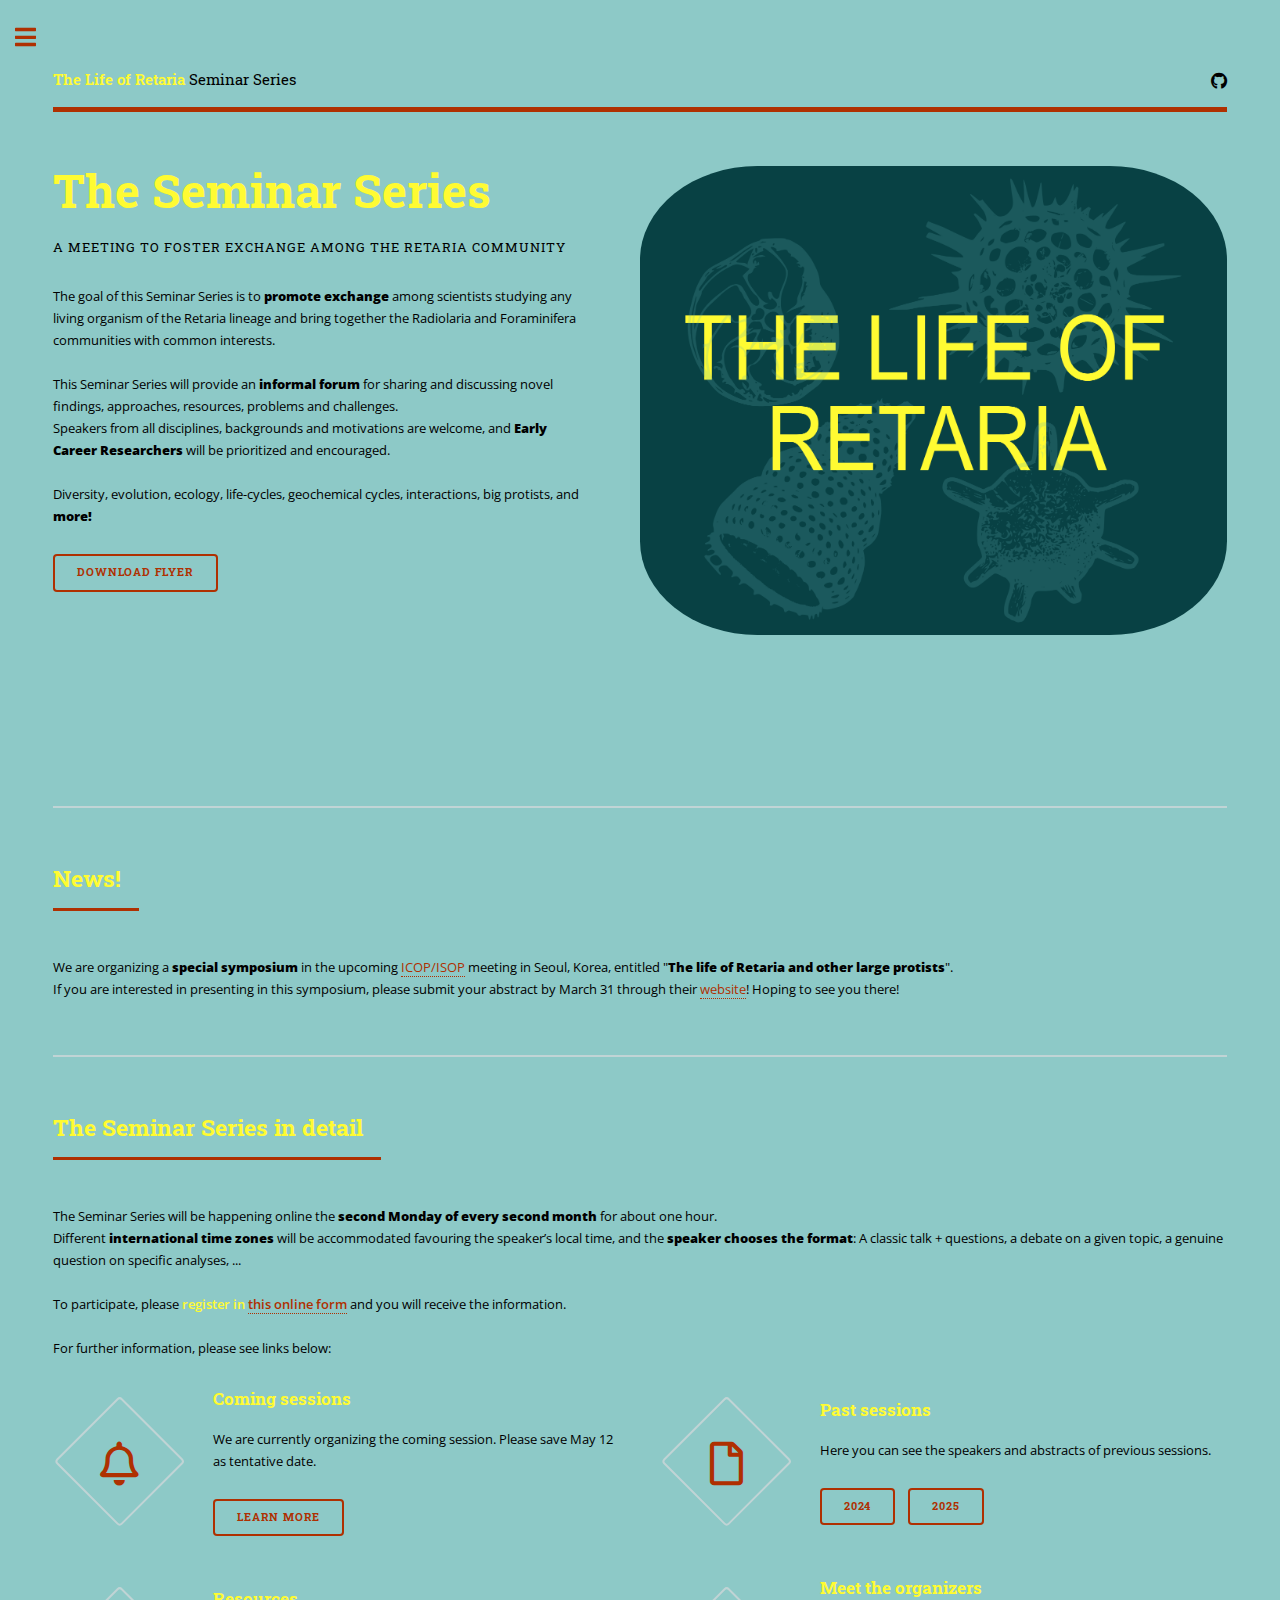
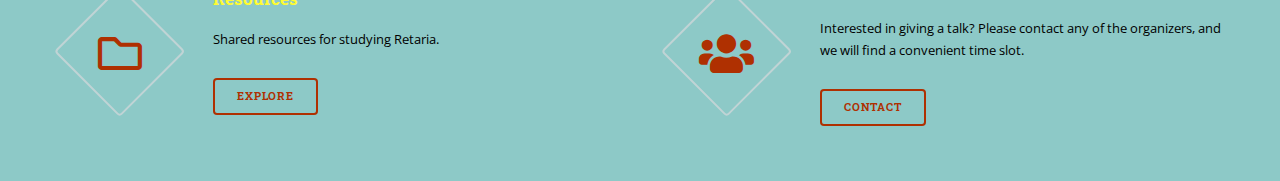
<file: index.html>
<!DOCTYPE HTML>
<html>
	<head>
		<title>The Life of Retaria</title>
		<meta charset="utf-8" />
		<meta name="viewport" content="width=device-width, initial-scale=1, user-scalable=no" />
		<link rel="stylesheet" href="assets/css/main.css" />
	</head>
	<body class="is-preload">
		<!-- Wrapper -->
			<div id="wrapper">
				<!-- Main -->
					<div id="main">
						<div class="inner">
							<!-- Header -->
								<header id="header">
									<a href="index.html" class="logo"><strong>The Life of Retaria</strong> Seminar Series</a>
									<ul class="icons">
										<li><a href="https://github.com/thelifeofretaria" class="icon brands fa-github"><span class="label">GitHub</span></a></li>
									</ul>
								</header>
							<!-- Banner -->
								<section id="banner">
									<div class="content">
										<header>
											<h1>The Seminar Series</h1>
											<p>A meeting to foster exchange among the Retaria community</p>
										</header>
										<p>The goal of this Seminar Series is to <b>promote exchange</b> among scientists studying any living organism of the Retaria lineage and bring together the Radiolaria and Foraminifera communities with common interests.<br><br>
										This Seminar Series will provide an <b>informal forum</b> for sharing and discussing novel findings, approaches, resources, problems and challenges.<br>
										Speakers from all disciplines, backgrounds and motivations are welcome, and <b>Early Career Researchers</b> will be prioritized and encouraged.<br><br>
										Diversity, evolution, ecology, life-cycles, geochemical cycles, interactions, big protists, and <b>more!</b></p>
										<ul class="actions">
											<li><a href="resources/flyer.pdf" class="button big" target="_blank">Download flyer</a></li>
										</ul>
									</div>
									<span class="image object">
										<img style="border-radius: 20%; height:80%; width:100%"  src="images/logo.png" alt="Logo" />
									</span>
								</section>
							<!-- Section -->
								<section>
									<header class="major">
										<h2>News!</h2>
									</header>
									<p>We are organizing a <b>special symposium</b> in the upcoming <a href="https://icop2025.org/" target="_blank">ICOP/ISOP</a> meeting in Seoul, Korea, entitled "<b>The life of Retaria and other large protists</b>".<br>
									If you are interested in presenting in this symposium, please submit your abstract by March 31 through their <a href="https://icop2025.org/abstract/registration/1" target="_blank">website</a>! Hoping to see you there!<br>
									</p>
								</section>
								<section>
									<header class="major">
										<h2>The Seminar Series in detail</h2>
									</header>
									<p>The Seminar Series will be happening online the <b>second Monday of every second month</b> for about one hour.<br>
										Different <b>international time zones</b> will be accommodated favouring the speaker’s local time, and the <b>speaker chooses the format</b>: A classic talk + questions, a debate on a given topic, a genuine question on specific analyses, ...<br><br>
										To participate, please <strong>register in <a href="https://docs.google.com/forms/d/e/1FAIpQLSf4iBvJV8QETaDscvGAwQDa0go0ghVINvM5Ap4pPi6dqflSEQ/viewform" target="_blank">this online form</a></strong> and you will receive the information.<br><br>
										For further information, please see links below:<br>
									</p>
									<div class="features">
										<article>
											<span class="icon fa-bell"></span>
											<div class="content">
												<h3><a href="comingsessions.html">Coming sessions</a></h3>
												<p>We are currently organizing the coming session. Please save May 12 as tentative date.<b></b></p>
												<ul class="actions">
													<li><a href="comingsessions.html" class="button big">Learn More</a></li>
												</ul>
											</div>
										</article>
										<article>
											<span class="icon regular fa-file"></span>
											<div class="content">
												<h3><a href="pastsessions.html">Past sessions</a></h3>
												<p>Here you can see the speakers and abstracts of previous sessions.</p>
												<ul class="actions">
													<li><a href="pastsessions2024.html" class="button big">2024</a></li>
													<li><a href="pastsessions2025.html" class="button big">2025</a></li>
												</ul>
											</div>
										</article>
										<article>
											<span class="icon regular fa-folder"></span>
											<div class="content">
												<h3><a href="resources.html">Resources</a></h3>
												<p>Shared resources for studying Retaria.</p>
												<ul class="actions">
													<li><a href="resources.html" class="button big">Explore</a></li>
												</ul>
											</div>
										</article>
										<article>
											<span class="icon solid fa-users"></span>
											<div class="content">
												<h3><a href="organizers.html">Meet the organizers</a></h3>
												<p>Interested in giving a talk? Please contact any of the organizers, and we will find a convenient time slot.</p>
												<ul class="actions">
													<li><a href="organizers.html" class="button big">Contact</a></li>
												</ul>
											</div>
										</article>
									</div>
								</section>
						</div>
					</div>
				<!-- Sidebar -->
					<div id="sidebar">
						<div class="inner">
							<!-- Menu -->
								<nav id="menu">
									<header class="major">
										<h2>Menu</h2>
									</header>
									<ul>
										<li><a href="index.html">Homepage</a></li>
										<li>
											<span class="opener">Programme</span>
											<ul>
												<li><a href="comingsessions.html">Coming sessions</a></li>
												<li><a href="pastsessions2025.html">Past Sessions from 2025</a></li>
												<li><a href="pastsessions2024.html">Past Sessions from 2024</a></li>
											</ul>
										</li>
										<li><a href="resources.html">Resources</a></li>
										<li><a href="organizers.html">Organizers</a></li>
									</ul>
								</nav>
							<!-- Footer -->
								<footer id="footer">
									<p class="copyright">&copy; Untitled. All rights reserved.<br>
									Design: <a href="https://html5up.net">HTML5 UP</a>.</p>
								</footer>
						</div>
					</div>
			</div>
		<!-- Scripts -->
			<script src="assets/js/jquery.min.js"></script>
			<script src="assets/js/browser.min.js"></script>
			<script src="assets/js/breakpoints.min.js"></script>
			<script src="assets/js/util.js"></script>
			<script src="assets/js/main.js"></script>
	</body>
</html>
</file>
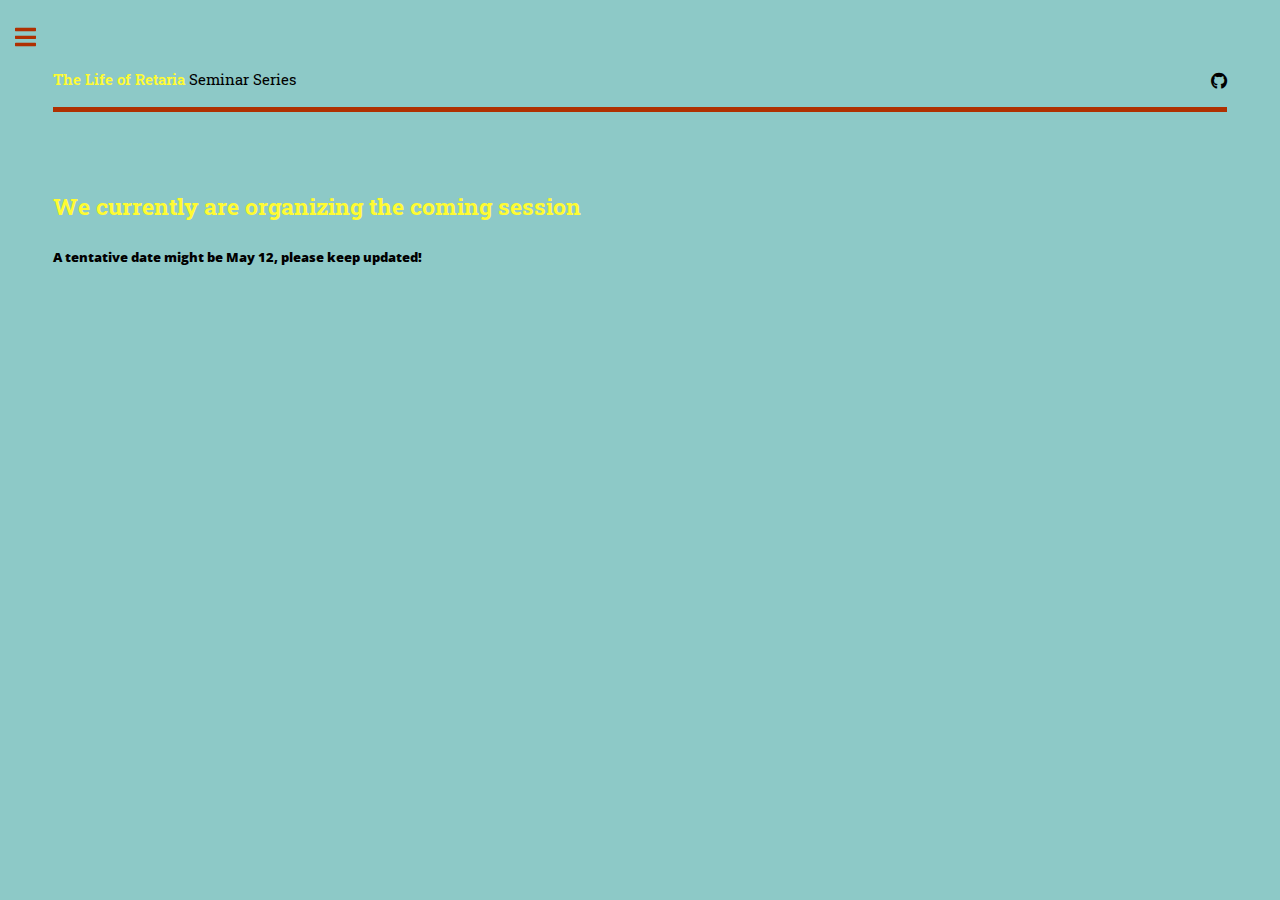
<file: comingsessions.html>
<!DOCTYPE HTML>
<html>
	<head>
		<title>The Life of Retaria - Coming sessions</title>
		<meta charset="utf-8" />
		<meta name="viewport" content="width=device-width, initial-scale=1, user-scalable=no" />
		<link rel="stylesheet" href="assets/css/main.css" />
	</head>
	<body class="is-preload">
		<!-- Wrapper -->
			<div id="wrapper">
				<!-- Main -->
					<div id="main">
						<div class="inner">
							<!-- Header -->
								<header id="header">
									<a href="index.html" class="logo"><strong>The Life of Retaria</strong> Seminar Series</a>
									<ul class="icons">
										<li><a href="https://github.com/thelifeofretaria" class="icon brands fa-github"><span class="label">GitHub</span></a></li>
									</ul>
								</header>
							<!-- Content -->
								<section>
									<header class="main">
										<h1></h1>
										<h2>We currently are organizing the coming session</h2>
										<b>A tentative date might be May 12, please keep updated!</b><br>
									</header>
								</section>
						</div>
					</div>
				<!-- Sidebar -->
					<div id="sidebar">
						<div class="inner">
							<!-- Menu -->
								<nav id="menu">
									<header class="major">
										<h2>Menu</h2>
									</header>
									<ul>
										<li><a href="index.html">Homepage</a></li>
										<li>
											<span class="opener">Programme</span>
											<ul>
												<li><a href="comingsessions.html">Coming sessions</a></li>
												<li><a href="pastsessions2025.html">Past Sessions from 2025</a></li>
												<li><a href="pastsessions2024.html">Past Sessions from 2024</a></li>
											</ul>
										</li>
										<li><a href="resources.html">Resources</a></li>
										<li><a href="organizers.html">Organizers</a></li>
									</ul>
								</nav>
							<!-- Footer -->
								<footer id="footer">
									<p class="copyright">&copy; Untitled. All rights reserved.<br>
									Design: <a href="https://html5up.net">HTML5 UP</a>.</p>
								</footer>
						</div>
					</div>
			</div>
		<!-- Scripts -->
			<script src="assets/js/jquery.min.js"></script>
			<script src="assets/js/browser.min.js"></script>
			<script src="assets/js/breakpoints.min.js"></script>
			<script src="assets/js/util.js"></script>
			<script src="assets/js/main.js"></script>
	</body>
</html>
</file>
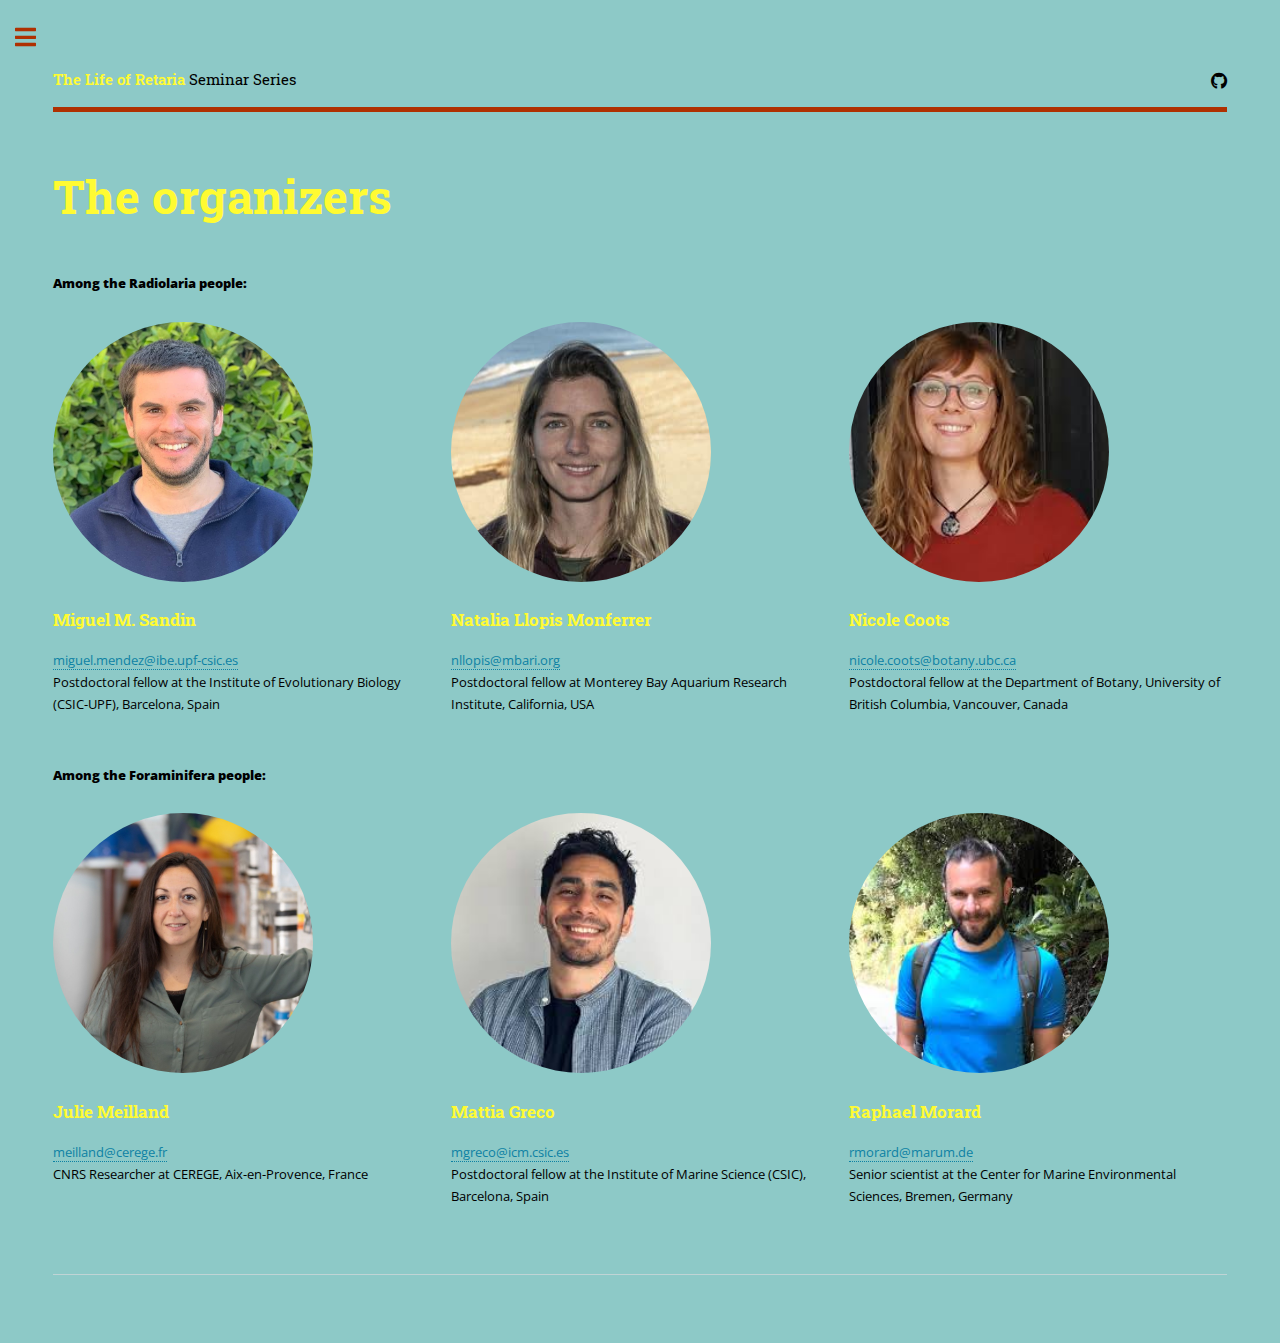
<file: organizers.html>
<!DOCTYPE HTML>
<html>
	<head>
		<title>The Life of Retaria - Organizers</title>
		<meta charset="utf-8" />
		<meta name="viewport" content="width=device-width, initial-scale=1, user-scalable=no" />
		<link rel="stylesheet" href="assets/css/main.css" />
	</head>
	<body class="is-preload">
		<!-- Wrapper -->
			<div id="wrapper">
				<!-- Main -->
					<div id="main">
						<div class="inner">
							<!-- Header -->
								<header id="header">
									<a href="index.html" class="logo"><strong>The Life of Retaria</strong> Seminar Series</a>
									<ul class="icons">
										<li><a href="https://github.com/thelifeofretaria" class="icon brands fa-github"><span class="label">GitHub</span></a></li>
									</ul>
								</header>
							<!-- Content -->
								<section>
									<header class="main">
										<h1>The organizers</h1>
									</header>
									<!-- Content -->
										<b>Among the Radiolaria people:</b>
										<p></p>
										<div class="row">
											<!-- Break -->
											<div class="col-4 col-12-medium">
												<span class="image fit"><img style="border-radius: 50%; max-height:260px; max-width:260px" src="images/miguel.jpg" alt="" /></span>
												<h3>Miguel M. Sandin </h3>
												<a style="color: #0d82a4" href="mailto: miguel.mendez@ibe.upf-csic.es">miguel.mendez@ibe.upf-csic.es</a><br>
												<p>Postdoctoral fellow at the Institute of Evolutionary Biology (CSIC-UPF), Barcelona, Spain</p>
											</div>
											<div class="col-4 col-12-medium">
												<span class="image fit"><img style="border-radius: 50%; max-height:260px; max-width:260px" src="images/natalia.jpg" alt="" /></span>
												<h3>Natalia Llopis Monferrer</h3>
												<a style="color: #0d82a4" href="mailto: nllopis@mbari.org">nllopis@mbari.org</a><br>
												<p>Postdoctoral fellow at Monterey Bay Aquarium Research Institute, California, USA</p>
											</div>
											<div class="col-4 col-12-medium">
												<span class="image fit"><img style="border-radius: 50%; max-height:260px; max-width:260px" src="images/nicole.jpg" alt="" /></span>
												<h3>Nicole Coots</h3>
												<a style="color: #0d82a4" href="mailto: nicole.coots@botany.ubc.ca">nicole.coots@botany.ubc.ca</a><br>
												<p>Postdoctoral fellow at the Department of Botany, University of British Columbia, Vancouver, Canada</p>
											</div>
										</div>
										<b><br>Among the Foraminifera people:</b>
										<p></p>
										<div class="row">
											<!-- Break -->
											<div class="col-4 col-12-medium">
												<span class="image fit"><img style="border-radius: 50%; max-height:260px; max-width:260px" src="images/julie.jpg" alt="" /></span>
												<h3>Julie Meilland</h3>
												<a style="color: #0d82a4" href="mailto: meilland@cerege.fr">meilland@cerege.fr</a><br>
												<p>CNRS Researcher at CEREGE, Aix-en-Provence, France</p>
											</div>
											<div class="col-4 col-12-medium">
												<span class="image fit"><img style="border-radius: 50%; max-height:260px; max-width:260px" src="images/mattia.jpg" alt="" /></span>
												<h3>Mattia Greco</h3>
												<a style="color: #0d82a4" href="mailto: mgreco@icm.csic.es">mgreco@icm.csic.es</a><br>
												<p>Postdoctoral fellow at the Institute of Marine Science (CSIC), Barcelona, Spain</p>
											</div>
											<div class="col-4 col-12-medium">
												<span class="image fit"><img style="border-radius: 50%; max-height:260px; max-width:260px" src="images/raphael.jpg" alt="" /></span>
												<h3>Raphael Morard</h3>
												<a style="color: #0d82a4" href="mailto: rmorard@marum.de">rmorard@marum.de</a><br>
												<p>Senior sci­ent­ist at the Center for Marine Environmental Sciences, Bremen, Germany</p>
											</div>
										</div>
									<hr class="major" />
								</section>
						</div>
					</div>
				<!-- Sidebar -->
					<div id="sidebar">
						<div class="inner">
							<!-- Menu -->
								<nav id="menu">
									<header class="major">
										<h2>Menu</h2>
									</header>
									<ul>
										<li><a href="index.html">Homepage</a></li>
										<li>
											<span class="opener">Programme</span>
											<ul>
												<li><a href="comingsessions.html">Coming sessions</a></li>
												<li><a href="pastsessions2025.html">Past Sessions from 2025</a></li>
												<li><a href="pastsessions2024.html">Past Sessions from 2024</a></li>
											</ul>
										</li>
										<li><a href="resources.html">Resources</a></li>
										<li><a href="organizers.html">Organizers</a></li>
									</ul>
								</nav>
							<!-- Footer -->
								<footer id="footer">
									<p class="copyright">&copy; Untitled. All rights reserved.<br>
									Design: <a href="https://html5up.net">HTML5 UP</a>.</p>
								</footer>
						</div>
					</div>
			</div>
		<!-- Scripts -->
			<script src="assets/js/jquery.min.js"></script>
			<script src="assets/js/browser.min.js"></script>
			<script src="assets/js/breakpoints.min.js"></script>
			<script src="assets/js/util.js"></script>
			<script src="assets/js/main.js"></script>
	</body>
</html>
</file>
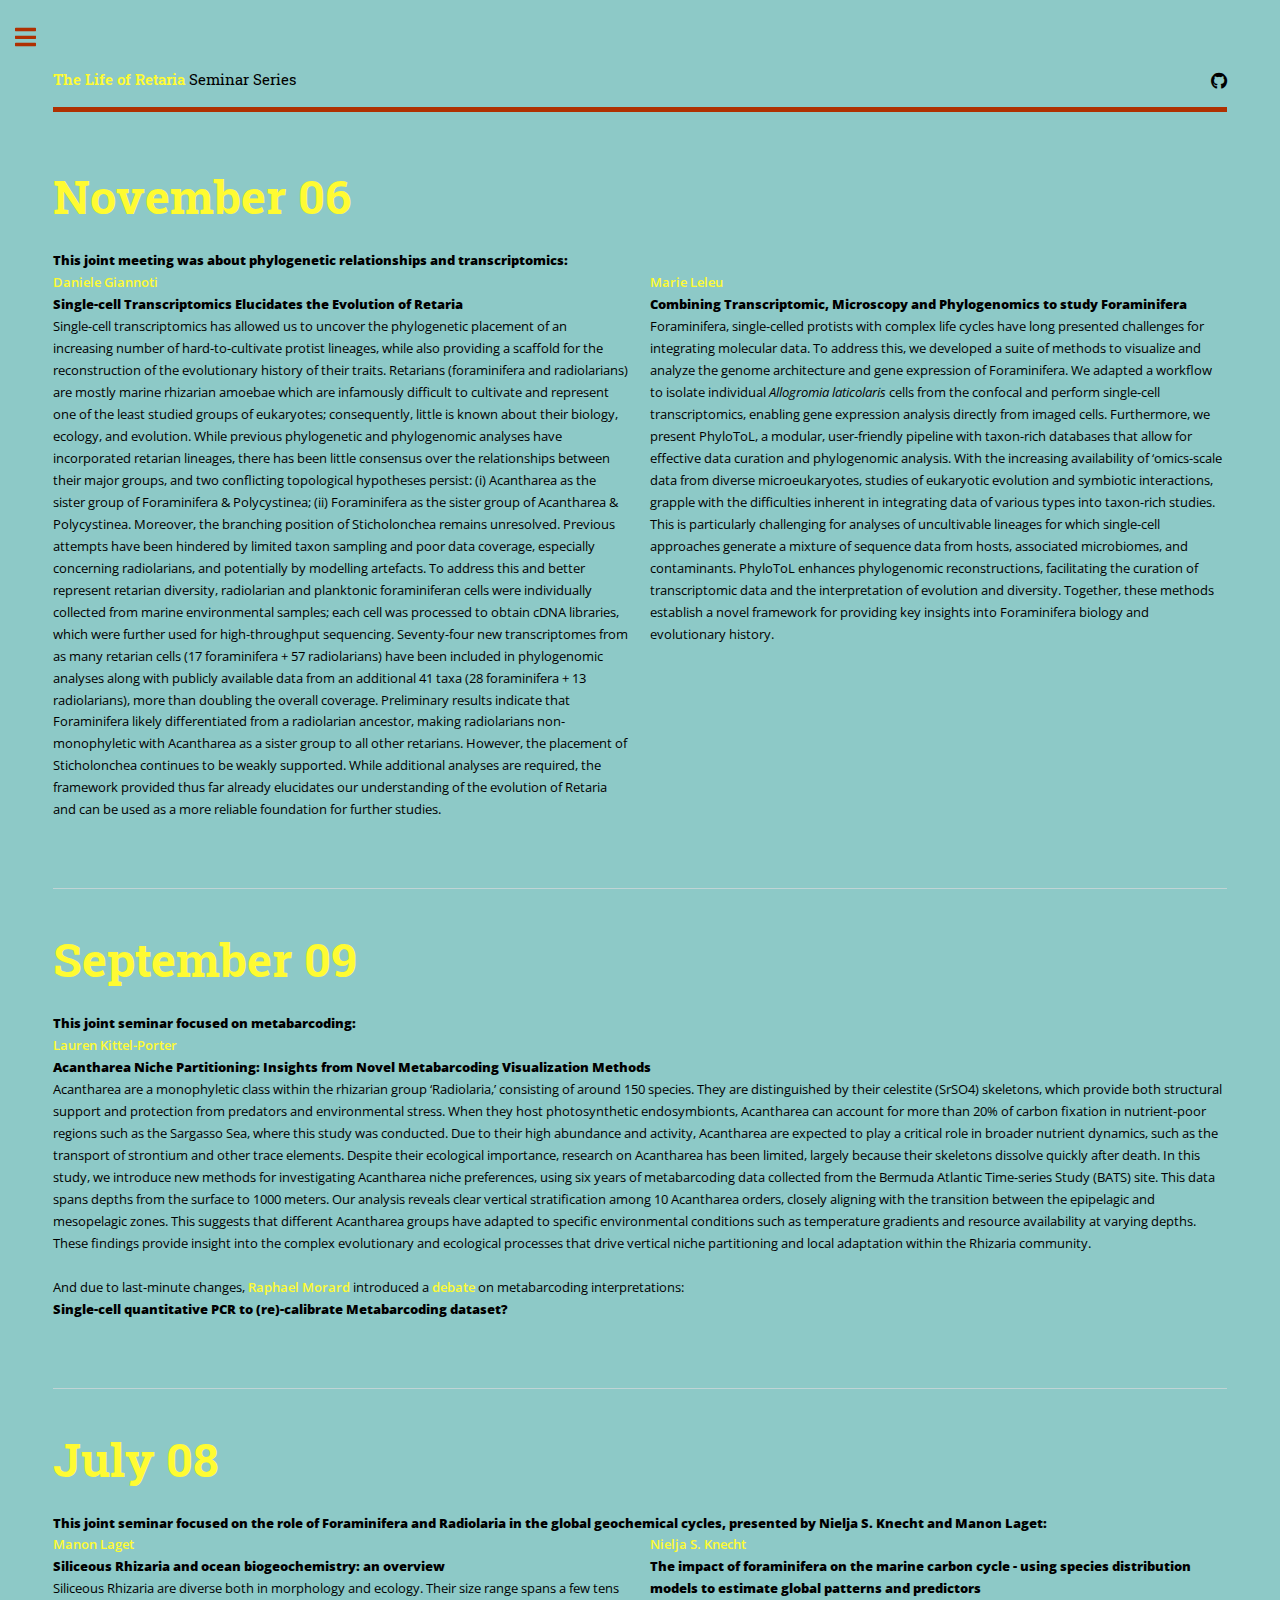
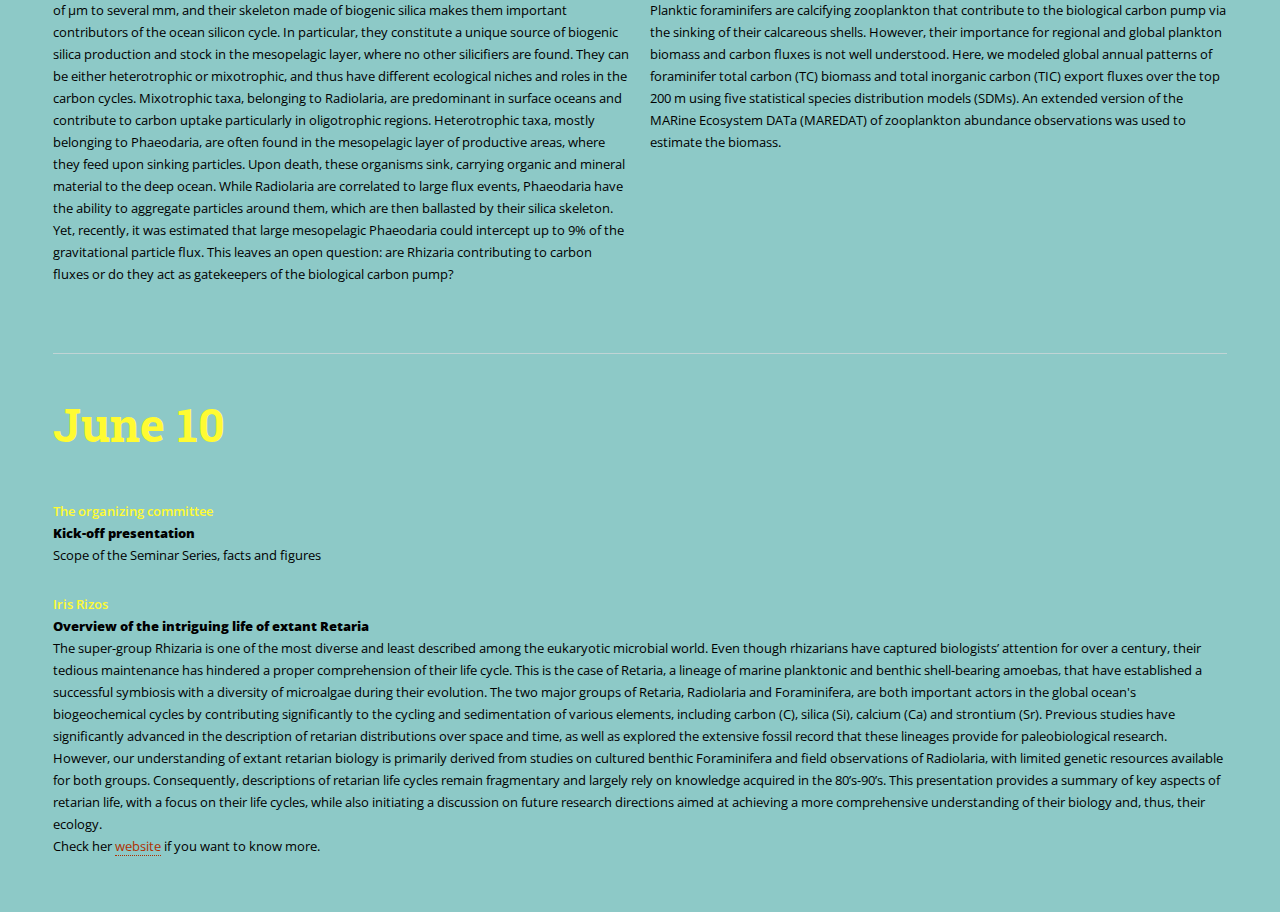
<file: pastsessions2024.html>
<!DOCTYPE HTML>
<html>
	<head>
		<title>The Life of Retaria - Past sessions</title>
		<meta charset="utf-8" />
		<meta name="viewport" content="width=device-width, initial-scale=1, user-scalable=no" />
		<link rel="stylesheet" href="assets/css/main.css" />
	</head>
	<body class="is-preload">
		<!-- Wrapper -->
			<div id="wrapper">
				<!-- Main -->
					<div id="main">
						<div class="inner">
							<!-- Header -->
								<header id="header">
									<a href="index.html" class="logo"><strong>The Life of Retaria</strong> Seminar Series</a>
									<ul class="icons">
										<li><a href="https://github.com/thelifeofretaria" class="icon brands fa-github"><span class="label">GitHub</span></a></li>
									</ul>
								</header>
							<!-- Content -->
								<section>
									<header class="main">
										<h1>November 06</h1>
										<b>This joint meeting was about phylogenetic relationships and transcriptomics:</b><br>
									</header>
									<div class="row">
										<div class="col-6 col-12-medium">
											<p>
												<strong>Daniele Giannoti</strong><br>
												<b>Single-cell Transcriptomics Elucidates the Evolution of Retaria</b><br>
												Single-cell transcriptomics has allowed us to uncover the phylogenetic placement of an increasing number of hard-to-cultivate protist lineages, while also providing a scaffold for the reconstruction of the evolutionary history of their traits. Retarians (foraminifera and radiolarians) are mostly marine rhizarian amoebae which are infamously difficult to cultivate and represent one of the least studied groups of eukaryotes; consequently, little is known about their biology, ecology, and evolution. While previous phylogenetic and phylogenomic analyses have incorporated retarian lineages, there has been little consensus over the relationships between their major groups, and two conflicting topological hypotheses persist: (i) Acantharea as the sister group of Foraminifera &amp; Polycystinea; (ii) Foraminifera as the sister group of Acantharea &amp; Polycystinea. Moreover, the branching position of Sticholonchea remains unresolved. Previous attempts have been hindered by limited taxon sampling and poor data coverage, especially concerning radiolarians, and potentially by modelling artefacts. To address this and better represent retarian diversity, radiolarian and planktonic foraminiferan cells were individually collected from marine environmental samples; each cell was processed to obtain cDNA libraries, which were further used for high-throughput sequencing. Seventy-four new transcriptomes from as many retarian cells (17 foraminifera + 57 radiolarians) have been included in phylogenomic analyses along with publicly available data from an additional 41 taxa (28 foraminifera + 13 radiolarians), more than doubling the overall coverage. Preliminary results indicate that Foraminifera likely differentiated from a radiolarian ancestor, making radiolarians non-monophyletic with Acantharea as a sister group to all other retarians. However, the placement of Sticholonchea continues to be weakly supported. While additional analyses are required, the framework provided thus far already elucidates our understanding of the evolution of Retaria and can be used as a more reliable foundation for further studies.
											</p>
										</div>
										<div class="col-6 col-12-medium">
											<p>
												<strong>Marie Leleu</strong><br>
												<b>Combining Transcriptomic, Microscopy and Phylogenomics to study Foraminifera</b><br>
												Foraminifera, single-celled protists with complex life cycles have long presented challenges for integrating molecular data. To address this, we developed a suite of methods to visualize and analyze the genome architecture and gene expression of Foraminifera. We adapted a workflow to isolate individual <i>Allogromia laticolaris</i> cells from the confocal and perform single-cell transcriptomics, enabling gene expression analysis directly from imaged cells. Furthermore, we present PhyloToL, a modular, user-friendly pipeline with taxon-rich databases that allow for effective data curation and phylogenomic analysis. With the increasing availability of ‘omics-scale data from diverse microeukaryotes, studies of eukaryotic evolution and symbiotic interactions, grapple with the difficulties inherent in integrating data of various types into taxon-rich studies. This is particularly challenging for analyses of uncultivable lineages for which single-cell approaches generate a mixture of sequence data from hosts, associated microbiomes, and contaminants. PhyloToL enhances phylogenomic reconstructions, facilitating the curation of transcriptomic data and the interpretation of evolution and diversity. Together, these methods establish a novel framework for providing key insights into Foraminifera biology and evolutionary history.
											</p>
										</div>
									</div>
									<hr class="major" />
									<header class="main">
										<h1>September 09</h1>
										<b>This joint seminar focused on metabarcoding:</b><br>
									</header>
									<div class="row">
										<p>
											<strong>Lauren Kittel-Porter</strong><br>
											<b>Acantharea Niche Partitioning: Insights from Novel Metabarcoding Visualization Methods</b><br>
											Acantharea are a monophyletic class within the rhizarian group ‘Radiolaria,’ consisting of around 150 species. They are distinguished by their celestite (SrSO4) skeletons, which provide both structural support and protection from predators and environmental stress. When they host photosynthetic endosymbionts, Acantharea can account for more than 20% of carbon fixation in nutrient-poor regions such as the Sargasso Sea, where this study was conducted. Due to their high abundance and activity, Acantharea are expected to play a critical role in broader nutrient dynamics, such as the transport of strontium and other trace elements. Despite their ecological importance, research on Acantharea has been limited, largely because their skeletons dissolve quickly after death. In this study, we introduce new methods for investigating Acantharea niche preferences, using six years of metabarcoding data collected from the Bermuda Atlantic Time-series Study (BATS) site. This data spans depths from the surface to 1000 meters. Our analysis reveals clear vertical stratification among 10 Acantharea orders, closely aligning with the transition between the epipelagic and mesopelagic zones. This suggests that different Acantharea groups have adapted to specific environmental conditions such as temperature gradients and resource availability at varying depths. These findings provide insight into the complex evolutionary and ecological processes that drive vertical niche partitioning and local adaptation within the Rhizaria community.<br><br>
											And due to last-minute changes, <strong>Raphael Morard</strong> introduced a <strong>debate</strong> on metabarcoding interpretations:<br>
											<b>Single-cell quantitative PCR to (re)-calibrate Metabarcoding dataset?</b>
										</p>
									</div>
									<hr class="major" />
									<header class="main">
										<h1>July 08</h1>
										<b>This joint seminar focused on the role of Foraminifera and Radiolaria in the global geochemical cycles, presented by Nielja S. Knecht and Manon Laget:</b><br>
									</header>
									<div class="row">
										<div class="col-6 col-12-medium">
											<p>
												<strong>Manon Laget</strong><br>
												<b>Siliceous Rhizaria and ocean biogeochemistry: an overview</b><br>
												Siliceous Rhizaria are diverse both in morphology and ecology. Their size range spans a few tens of µm to several mm, and their skeleton made of biogenic silica makes them important contributors of the ocean silicon cycle. In particular, they constitute a unique source of biogenic silica production and stock in the mesopelagic layer, where no other silicifiers are found. They can be either heterotrophic or mixotrophic, and thus have different ecological niches and roles in the carbon cycles. Mixotrophic taxa, belonging to Radiolaria, are predominant in surface oceans and contribute to carbon uptake particularly in oligotrophic regions. Heterotrophic taxa, mostly belonging to Phaeodaria, are often found in the mesopelagic layer of productive areas, where they feed upon sinking particles. Upon death, these organisms sink, carrying organic and mineral material to the deep ocean. While Radiolaria are correlated to large flux events, Phaeodaria have the ability to aggregate particles around them, which are then ballasted by their silica skeleton. Yet, recently, it was estimated that large mesopelagic Phaeodaria could intercept up to 9% of the gravitational particle flux. This leaves an open question: are Rhizaria contributing to carbon fluxes or do they act as gatekeepers of the biological carbon pump?
											</p>
										</div>
										<div class="col-6 col-12-medium">
											<p>
												<strong>Nielja S. Knecht</strong><br>
												<b>The impact of foraminifera on the marine carbon cycle - using species distribution models to estimate global patterns and predictors</b><br>
												Planktic foraminifers are calcifying zooplankton that contribute to the biological carbon pump via the sinking of their calcareous shells. However, their importance for regional and global plankton biomass and carbon fluxes is not well understood. Here, we modeled global annual patterns of foraminifer total carbon (TC) biomass and total inorganic carbon (TIC) export fluxes over the top 200 m using five statistical species distribution models (SDMs). An extended version of the MARine Ecosystem DATa (MAREDAT) of zooplankton abundance observations was used to estimate the biomass.
											</p>
										</div>
									</div>
									<hr class="major" />
									<header class="main">
										<h1>June 10</h1>
									</header>
									<p>
										<strong>The organizing committee</strong><br>
										<b>Kick-off presentation</b><br>
										Scope of the Seminar Series, facts and figures
									</p>
									<p>
										<strong>Iris Rizos</strong><br>
										<b>Overview of the intriguing life of extant Retaria</b><br>
										The super-group Rhizaria is one of the most diverse and least described among the eukaryotic microbial world. Even though rhizarians have captured biologists’ attention for over a century, their tedious maintenance has hindered a proper comprehension of their life cycle. This is the case of Retaria, a lineage of marine planktonic and benthic shell-bearing amoebas, that have established a successful symbiosis with a diversity of microalgae during their evolution. The two major groups of Retaria, Radiolaria and Foraminifera, are both important actors in the global ocean's biogeochemical cycles by contributing significantly to the cycling and sedimentation of various elements, including carbon (C), silica (Si), calcium (Ca) and strontium (Sr). Previous studies have significantly advanced in the description of retarian distributions over space and time, as well as explored the extensive fossil record that these lineages provide for paleobiological research. However, our understanding of extant retarian biology is primarily derived from studies on cultured benthic Foraminifera and field observations of Radiolaria, with limited genetic resources available for both groups. Consequently, descriptions of retarian life cycles remain fragmentary and largely rely on knowledge acquired in the 80’s-90’s. This presentation provides a summary of key aspects of retarian life, with a focus on their life cycles, while also initiating a discussion on future research directions aimed at achieving a more comprehensive understanding of their biology and, thus, their ecology.<br>
										Check her <a href="https://www.linkedin.com/in/iris-rizos-763275159/">website</a> if you want to know more.
									</p>
								</section>
						</div>
					</div>
				<!-- Sidebar -->
					<div id="sidebar">
						<div class="inner">
							<!-- Menu -->
								<nav id="menu">
									<header class="major">
										<h2>Menu</h2>
									</header>
									<ul>
										<li><a href="index.html">Homepage</a></li>
										<li>
											<span class="opener">Programme</span>
											<ul>
												<li><a href="comingsessions.html">Coming sessions</a></li>
												<li><a href="pastsessions2025.html">Past Sessions from 2025</a></li>
												<li><a href="pastsessions2024.html">Past Sessions from 2024</a></li>
											</ul>
										</li>
										<li><a href="resources.html">Resources</a></li>
										<li><a href="organizers.html">Organizers</a></li>
									</ul>
								</nav>
							<!-- Footer -->
								<footer id="footer">
									<p class="copyright">&copy; Untitled. All rights reserved.<br>
									Design: <a href="https://html5up.net">HTML5 UP</a>.</p>
								</footer>
						</div>
					</div>
			</div>
		<!-- Scripts -->
			<script src="assets/js/jquery.min.js"></script>
			<script src="assets/js/browser.min.js"></script>
			<script src="assets/js/breakpoints.min.js"></script>
			<script src="assets/js/util.js"></script>
			<script src="assets/js/main.js"></script>
	</body>
</html>
</file>
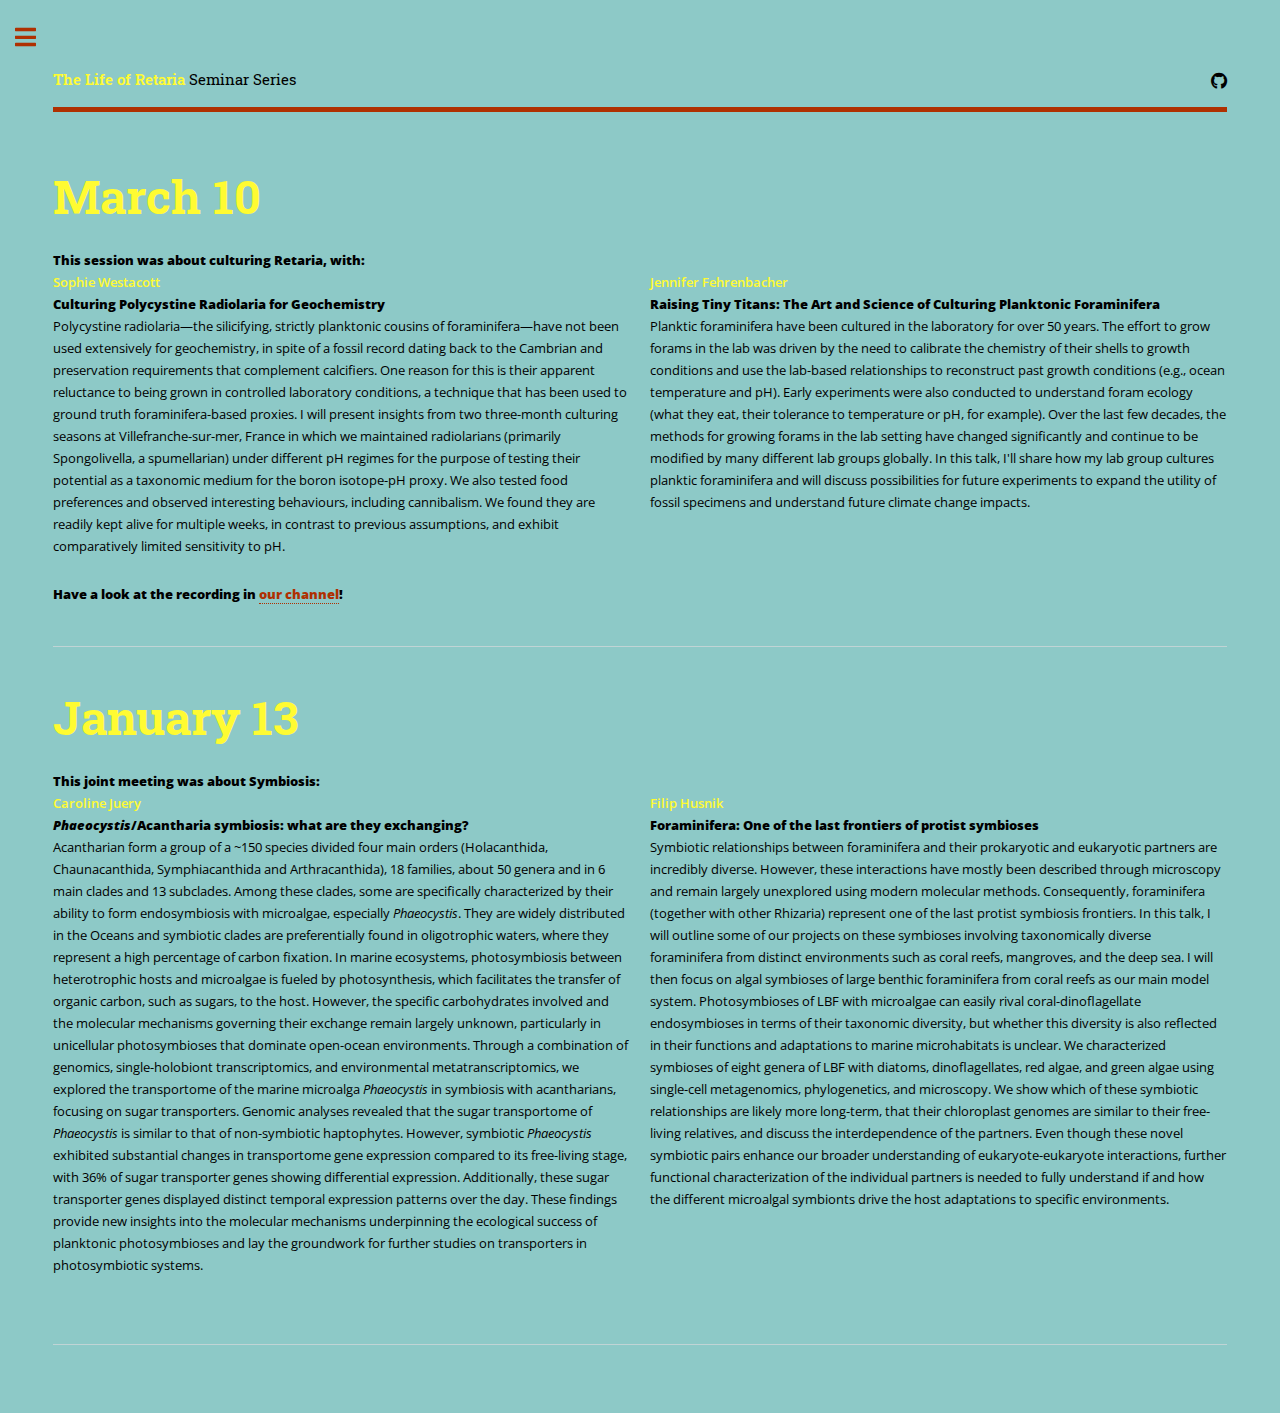
<file: pastsessions2025.html>
<!DOCTYPE HTML>
<html>
	<head>
		<title>The Life of Retaria - Past sessions</title>
		<meta charset="utf-8" />
		<meta name="viewport" content="width=device-width, initial-scale=1, user-scalable=no" />
		<link rel="stylesheet" href="assets/css/main.css" />
	</head>
	<body class="is-preload">
		<!-- Wrapper -->
			<div id="wrapper">
				<!-- Main -->
					<div id="main">
						<div class="inner">
							<!-- Header -->
								<header id="header">
									<a href="index.html" class="logo"><strong>The Life of Retaria</strong> Seminar Series</a>
									<ul class="icons">
										<li><a href="https://github.com/thelifeofretaria" class="icon brands fa-github"><span class="label">GitHub</span></a></li>
									</ul>
								</header>
							<!-- Content -->
								<section>
									<header class="main">
										<h1>March 10</h1>
										<b>This session was about culturing Retaria, with:</b><br>
									</header>
									<div class="row">
										<div class="col-6 col-12-medium">
											<p>
												<strong>Sophie Westacott</strong><br>
												<b>Culturing Polycystine Radiolaria for Geochemistry</b><br>
												Polycystine radiolaria—the silicifying, strictly planktonic cousins of foraminifera—have not been used extensively for geochemistry, in spite of a fossil record dating back to the Cambrian and preservation requirements that complement calcifiers. One reason for this is their apparent reluctance to being grown in controlled laboratory conditions, a technique that has been used to ground truth foraminifera-based proxies. I will present insights from two three-month culturing seasons at Villefranche-sur-mer, France in which we maintained radiolarians (primarily Spongolivella, a spumellarian) under different pH regimes for the purpose of testing their potential as a taxonomic medium for the boron isotope-pH proxy. We also tested food preferences and observed interesting behaviours, including cannibalism. We found they are readily kept alive for multiple weeks, in contrast to previous assumptions, and exhibit comparatively limited sensitivity to pH.
											</p>
										</div>
										<div class="col-6 col-12-medium">
											<p>
												<strong>Jennifer Fehrenbacher</strong><br>
												<b>Raising Tiny Titans: The Art and Science of Culturing Planktonic Foraminifera</b><br>
												Planktic foraminifera have been cultured in the laboratory for over 50 years. The effort to grow forams in the lab was driven by the need to calibrate the chemistry of their shells to growth conditions and use the lab-based relationships to reconstruct past growth conditions (e.g., ocean temperature and pH). Early experiments were also conducted to understand foram ecology (what they eat, their tolerance to temperature or pH, for example). Over the last few decades, the methods for growing forams in the lab setting have changed significantly and continue to be modified by many different lab groups globally. In this talk, I'll share how my lab group cultures planktic foraminifera and will discuss possibilities for future experiments to expand the utility of fossil specimens and understand future climate change impacts.
											</p>
										</div>
										<b>Have a look at the recording in <a href="https://www.youtube.com/watch?v=6gG3T7jrFK8" target="_blank">our channel</a>!<br>
										</b>
									</div>
									<hr class="major" />
									<header class="main">
										<h1>January 13</h1>
										<h2></h2>
										<b>This joint meeting was about Symbiosis:</b><br>
									</header>
									<div class="row">
										<div class="col-6 col-12-medium">
											<p>
												<strong>Caroline Juery</strong><br>
												<b><i>Phaeocystis</i>/Acantharia symbiosis: what are they exchanging?</b><br>
												Acantharian form a group of a ~150 species divided four main orders (Holacanthida, Chaunacanthida, Symphiacanthida and Arthracanthida), 18 families, about 50 genera and in 6 main clades and 13 subclades. Among these clades, some are specifically characterized by their ability to form endosymbiosis with microalgae, especially <i>Phaeocystis</i>. They are widely distributed in the Oceans and symbiotic clades are preferentially found in oligotrophic waters, where they represent a high percentage of carbon fixation. In marine ecosystems, photosymbiosis between heterotrophic hosts and microalgae is fueled by photosynthesis, which facilitates the transfer of organic carbon, such as sugars, to the host. However, the specific carbohydrates involved and the molecular mechanisms governing their exchange remain largely unknown, particularly in unicellular photosymbioses that dominate open-ocean environments. Through a combination of genomics, single-holobiont transcriptomics, and environmental metatranscriptomics, we explored the transportome of the marine microalga <i>Phaeocystis</i> in symbiosis with acantharians, focusing on sugar transporters. Genomic analyses revealed that the sugar transportome of <i>Phaeocystis</i> is similar to that of non-symbiotic haptophytes. However, symbiotic <i>Phaeocystis</i> exhibited substantial changes in transportome gene expression compared to its free-living stage, with 36% of sugar transporter genes showing differential expression. Additionally, these sugar transporter genes displayed distinct temporal expression patterns over the day. These findings provide new insights into the molecular mechanisms underpinning the ecological success of planktonic photosymbioses and lay the groundwork for further studies on transporters in photosymbiotic systems.
											</p>
										</div>
										<div class="col-6 col-12-medium">
											<p>
												<strong>Filip Husnik</strong><br>
												<b>Foraminifera: One of the last frontiers of protist symbioses</b><br>
												Symbiotic relationships between foraminifera and their prokaryotic and eukaryotic partners are incredibly diverse. However, these interactions have mostly been described through microscopy and remain largely unexplored using modern molecular methods. Consequently, foraminifera (together with other Rhizaria) represent one of the last protist symbiosis frontiers. In this talk, I will outline some of our projects on these symbioses involving taxonomically diverse foraminifera from distinct environments such as coral reefs, mangroves, and the deep sea. I will then focus on algal symbioses of large benthic foraminifera from coral reefs as our main model system. Photosymbioses of LBF with microalgae can easily rival coral-dinoflagellate endosymbioses in terms of their taxonomic diversity, but whether this diversity is also reflected in their functions and adaptations to marine microhabitats is unclear. We characterized symbioses of eight genera of LBF with diatoms, dinoflagellates, red algae, and green algae using single-cell metagenomics, phylogenetics, and microscopy. We show which of these symbiotic relationships are likely more long-term, that their chloroplast genomes are similar to their free-living relatives, and discuss the interdependence of the partners. Even though these novel symbiotic pairs enhance our broader understanding of eukaryote-eukaryote interactions, further functional characterization of the individual partners is needed to fully understand if and how the different microalgal symbionts drive the host adaptations to specific environments.
											</p>
										</div>
										</b>
									</div>
									<hr class="major" />
								</section>
						</div>
					</div>
				<!-- Sidebar -->
					<div id="sidebar">
						<div class="inner">
							<!-- Menu -->
								<nav id="menu">
									<header class="major">
										<h2>Menu</h2>
									</header>
									<ul>
										<li><a href="index.html">Homepage</a></li>
										<li>
											<span class="opener">Programme</span>
											<ul>
												<li><a href="comingsessions.html">Coming sessions</a></li>
												<li><a href="pastsessions2025.html">Past Sessions from 2025</a></li>
												<li><a href="pastsessions2024.html">Past Sessions from 2024</a></li>
											</ul>
										</li>
										<li><a href="resources.html">Resources</a></li>
										<li><a href="organizers.html">Organizers</a></li>
									</ul>
								</nav>
							<!-- Footer -->
								<footer id="footer">
									<p class="copyright">&copy; Untitled. All rights reserved.<br>
									Design: <a href="https://html5up.net">HTML5 UP</a>.</p>
								</footer>
						</div>
					</div>
			</div>
		<!-- Scripts -->
			<script src="assets/js/jquery.min.js"></script>
			<script src="assets/js/browser.min.js"></script>
			<script src="assets/js/breakpoints.min.js"></script>
			<script src="assets/js/util.js"></script>
			<script src="assets/js/main.js"></script>
	</body>
</html>
</file>
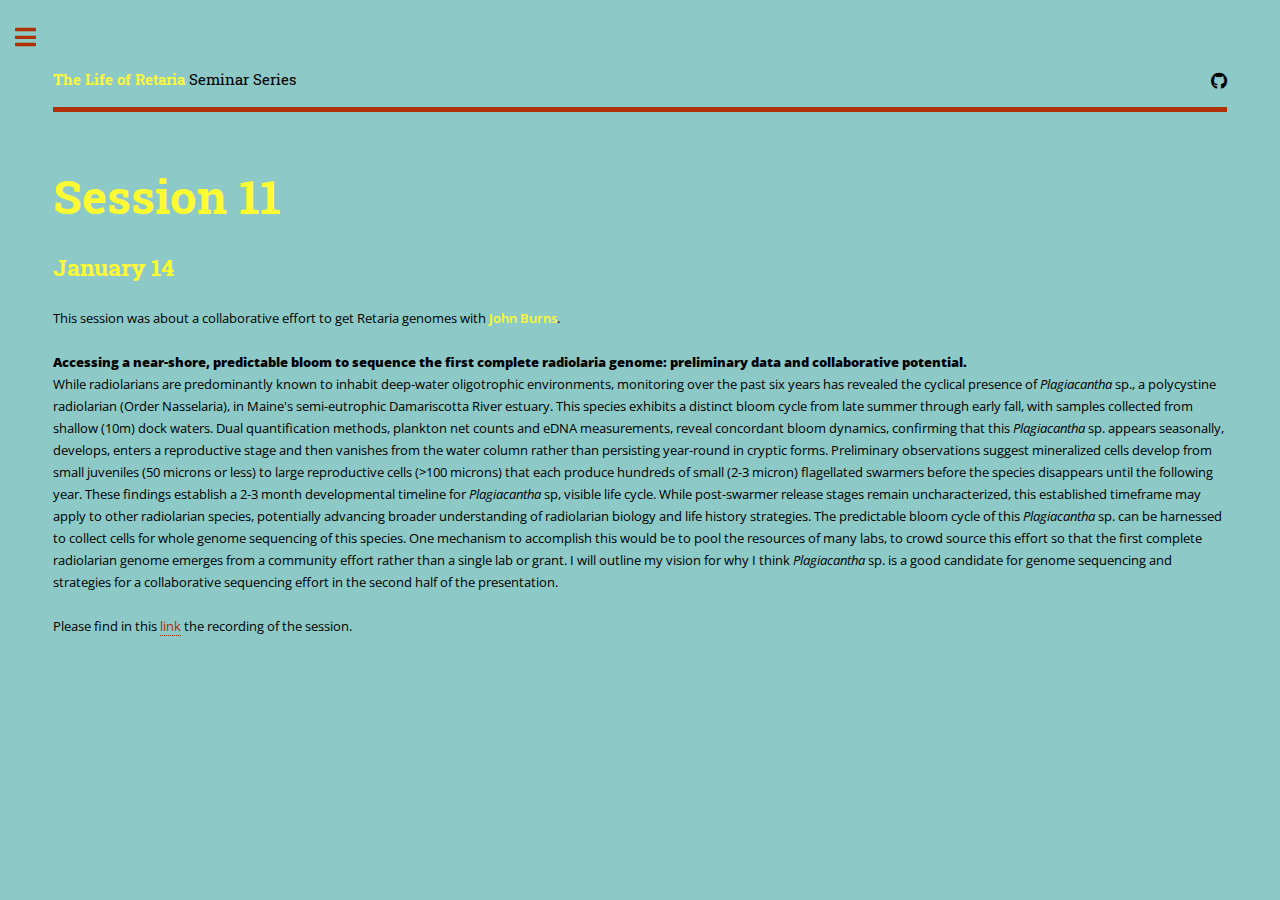
<file: pastsessions2026.html>
<!DOCTYPE HTML>
<html>
	<head>
		<title>The Life of Retaria - Past sessions</title>
		<meta charset="utf-8" />
		<meta name="viewport" content="width=device-width, initial-scale=1, user-scalable=no" />
		<link rel="stylesheet" href="assets/css/main.css" />
	</head>
	<body class="is-preload">
		<!-- Wrapper -->
			<div id="wrapper">
				<!-- Main -->
					<div id="main">
						<div class="inner">
							<!-- Header -->
								<header id="header">
									<a href="index.html" class="logo"><strong>The Life of Retaria</strong> Seminar Series</a>
									<ul class="icons">
										<li><a href="https://github.com/thelifeofretaria" class="icon brands fa-github"><span class="label">GitHub</span></a></li>
									</ul>
								</header>
							<!-- Content -->
								<section>
									<header class="main">
										<h1>Session 11</h1>
										<h2>January 14</h2>
									</header>
									<p>This session was about a collaborative effort to get Retaria genomes with <strong>John Burns</strong>.<br>
									<br>
									<b>Accessing a near-shore, predictable bloom to sequence the first complete radiolaria genome: preliminary data and collaborative potential.</b><br>
									While radiolarians are predominantly known to inhabit deep-water oligotrophic environments, monitoring over the past six years has revealed the cyclical presence of <i>Plagiacantha</i> sp., a polycystine radiolarian (Order Nasselaria), in Maine's semi-eutrophic Damariscotta River estuary. This species exhibits a distinct bloom cycle from late summer through early fall, with samples collected from shallow (10m) dock waters. Dual quantification methods, plankton net counts and eDNA measurements, reveal concordant bloom dynamics, confirming that this <i>Plagiacantha</i> sp. appears seasonally, develops, enters a reproductive stage and then vanishes from the water column rather than persisting year-round in cryptic forms. Preliminary observations suggest mineralized cells develop from small juveniles (50 microns or less) to large reproductive cells (>100 microns) that each produce hundreds of small (2-3 micron) flagellated swarmers before the species disappears until the following year. These findings establish a 2-3 month developmental timeline for <i>Plagiacantha</i> sp, visible life cycle. While post-swarmer release stages remain uncharacterized, this established timeframe may apply to other radiolarian species, potentially advancing broader understanding of radiolarian biology and life history strategies. The predictable bloom cycle of this <i>Plagiacantha</i> sp. can be harnessed to collect cells for whole genome sequencing of this species. One mechanism to accomplish this would be to pool the resources of many labs, to crowd source this effort so that the first complete radiolarian genome emerges from a community effort rather than a single lab or grant. I will outline my vision for why I think <i>Plagiacantha</i> sp. is a good candidate for genome sequencing and strategies for a collaborative sequencing effort in the second half of the presentation.<br>
									<br>
									Please find in this <a href="https://youtu.be/ZRvw44-YSbY" target="_blank">link</a> the recording of the session.
									</p>
								</section>
						</div>
					</div>
				<!-- Sidebar -->
					<div id="sidebar">
						<div class="inner">
							<!-- Menu -->
								<nav id="menu">
									<header class="major">
										<h2>Menu</h2>
									</header>
									<ul>
										<li><a href="index.html">Homepage</a></li>
										<li>
											<span class="opener">Programme</span>
											<ul>
												<li><a href="comingsessions.html">Coming sessions</a></li>
												<li><a href="pastsessions2026.html">Past Sessions from 2026</a></li>
												<li><a href="pastsessions2025.html">Past Sessions from 2025</a></li>
												<li><a href="pastsessions2024.html">Past Sessions from 2024</a></li>
												<li><a href="pastsessions.html">List of Sessions &amp; speakers</a></li>
											</ul>
										</li>
										<li><a href="resources.html">Resources</a></li>
										<li><a href="podcast.html">The LoRE podcast</a></li>
										<li><a href="organizers.html">Organizers</a></li>
									</ul>
								</nav>
							<!-- Footer -->
								<footer id="footer">
									<p class="copyright">&copy; Untitled. All rights reserved.<br>
									Design: <a href="https://html5up.net">HTML5 UP</a>.</p>
								</footer>
						</div>
					</div>
			</div>
		<!-- Scripts -->
			<script src="assets/js/jquery.min.js"></script>
			<script src="assets/js/browser.min.js"></script>
			<script src="assets/js/breakpoints.min.js"></script>
			<script src="assets/js/util.js"></script>
			<script src="assets/js/main.js"></script>
	</body>
</html>
</file>
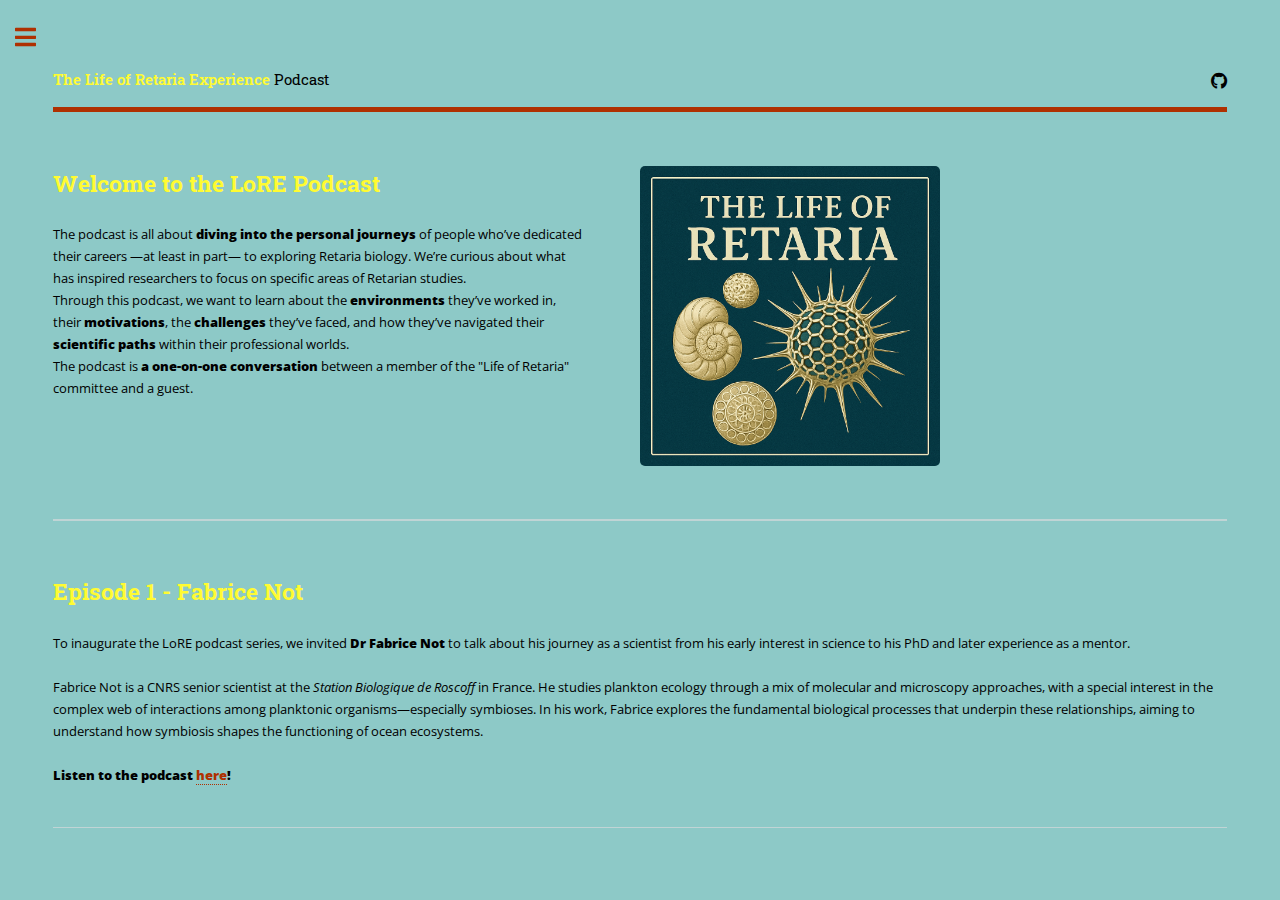
<file: podcast.html>
<!DOCTYPE HTML>
<html>
	<head>
		<title>The Life of Retaria Experience</title>
		<meta charset="utf-8" />
		<meta name="viewport" content="width=device-width, initial-scale=1, user-scalable=no" />
		<link rel="stylesheet" href="assets/css/main.css" />
	</head>
	<body class="is-preload">
		<!-- Wrapper -->
			<div id="wrapper">
				<!-- Main -->
					<div id="main">
						<div class="inner">
							<!-- Header -->
								<header id="header">
									<a href="index.html" class="logo"><strong>The Life of Retaria Experience</strong> Podcast</a>
									<ul class="icons">
										<li><a href="https://github.com/thelifeofretaria" class="icon brands fa-github"><span class="label">GitHub</span></a></li>
									</ul>
								</header>
							<!-- Content -->
								<section id="banner">
									<div class="content">
										<header class="main">
											<h2>Welcome to the LoRE Podcast</h2>
										</header>
										<p>The podcast is all about <b>diving into the personal journeys</b> of people who’ve dedicated their careers —at least in part— to exploring Retaria biology. We’re curious about what has inspired researchers to focus on specific areas of Retarian studies.<br>
										Through this podcast, we want to learn about the <b>environments</b> they’ve worked in, their <b>motivations</b>, the <b>challenges</b> they’ve faced, and how they’ve navigated their <b>scientific paths</b> within their professional worlds.<br>
										The podcast is <b>a one-on-one conversation</b> between a member of the "Life of Retaria" committee and a guest.<br>
										</p>
									</div>
									<span class="image object">
										<img style="height:100%; width:100%; max-height:300px; max-width:300px" src="images/logo_LoRE.png" alt="Logo" />
									</span>
								</section>
								<section>
									<header class="main">
										<h2>Episode 1 - Fabrice Not</h2>
									</header>
									<p>
										To inaugurate the LoRE podcast series, we invited <b>Dr Fabrice Not</b> to talk about his journey as a scientist from his early interest in science to his PhD and later experience as a mentor.<br>
										<br>
										Fabrice Not is a CNRS senior scientist at the <i>Station Biologique de Roscoff</i> in France. He studies plankton ecology through a mix of molecular and microscopy approaches, with a special interest in the complex web of interactions among planktonic organisms—especially symbioses. In his work, Fabrice explores the fundamental biological processes that underpin these relationships, aiming to understand how symbiosis shapes the functioning of ocean ecosystems.<br>
										<br>
										<b>Listen to the podcast <a href="https://open.spotify.com/episode/0atNsbDtFBJ8tsglnCJvi0?si=aGJOZ8_jRGyfJ64g9_H0rA&nd=1&dlsi=d59e189a87164ef6" target="_blank">here</a>!</b><br>
									</p>
									<hr class="major" />
								</section>
						</div>
					</div>
				<!-- Sidebar -->
					<div id="sidebar">
						<div class="inner">
							<!-- Menu -->
								<nav id="menu">
									<header class="major">
										<h2>Menu</h2>
									</header>
									<ul>
										<li><a href="index.html">Homepage</a></li>
										<li>
											<span class="opener">Programme</span>
											<ul>
												<li><a href="comingsessions.html">Coming sessions</a></li>
												<li><a href="pastsessions2026.html">Past Sessions from 2026</a></li>
												<li><a href="pastsessions2025.html">Past Sessions from 2025</a></li>
												<li><a href="pastsessions2024.html">Past Sessions from 2024</a></li>
												<li><a href="pastsessions.html">List of Sessions &amp; speakers</a></li>
											</ul>
										</li>
										<li><a href="resources.html">Resources</a></li>
										<li><a href="podcast.html">The LoRE podcast</a></li>
										<li><a href="organizers.html">Organizers</a></li>
									</ul>
								</nav>
							<!-- Footer -->
								<footer id="footer">
									<p class="copyright">&copy; Untitled. All rights reserved.<br>
									Design: <a href="https://html5up.net">HTML5 UP</a>.</p>
								</footer>
						</div>
					</div>
			</div>
		<!-- Scripts -->
			<script src="assets/js/jquery.min.js"></script>
			<script src="assets/js/browser.min.js"></script>
			<script src="assets/js/breakpoints.min.js"></script>
			<script src="assets/js/util.js"></script>
			<script src="assets/js/main.js"></script>
	</body>
</html>
</file>
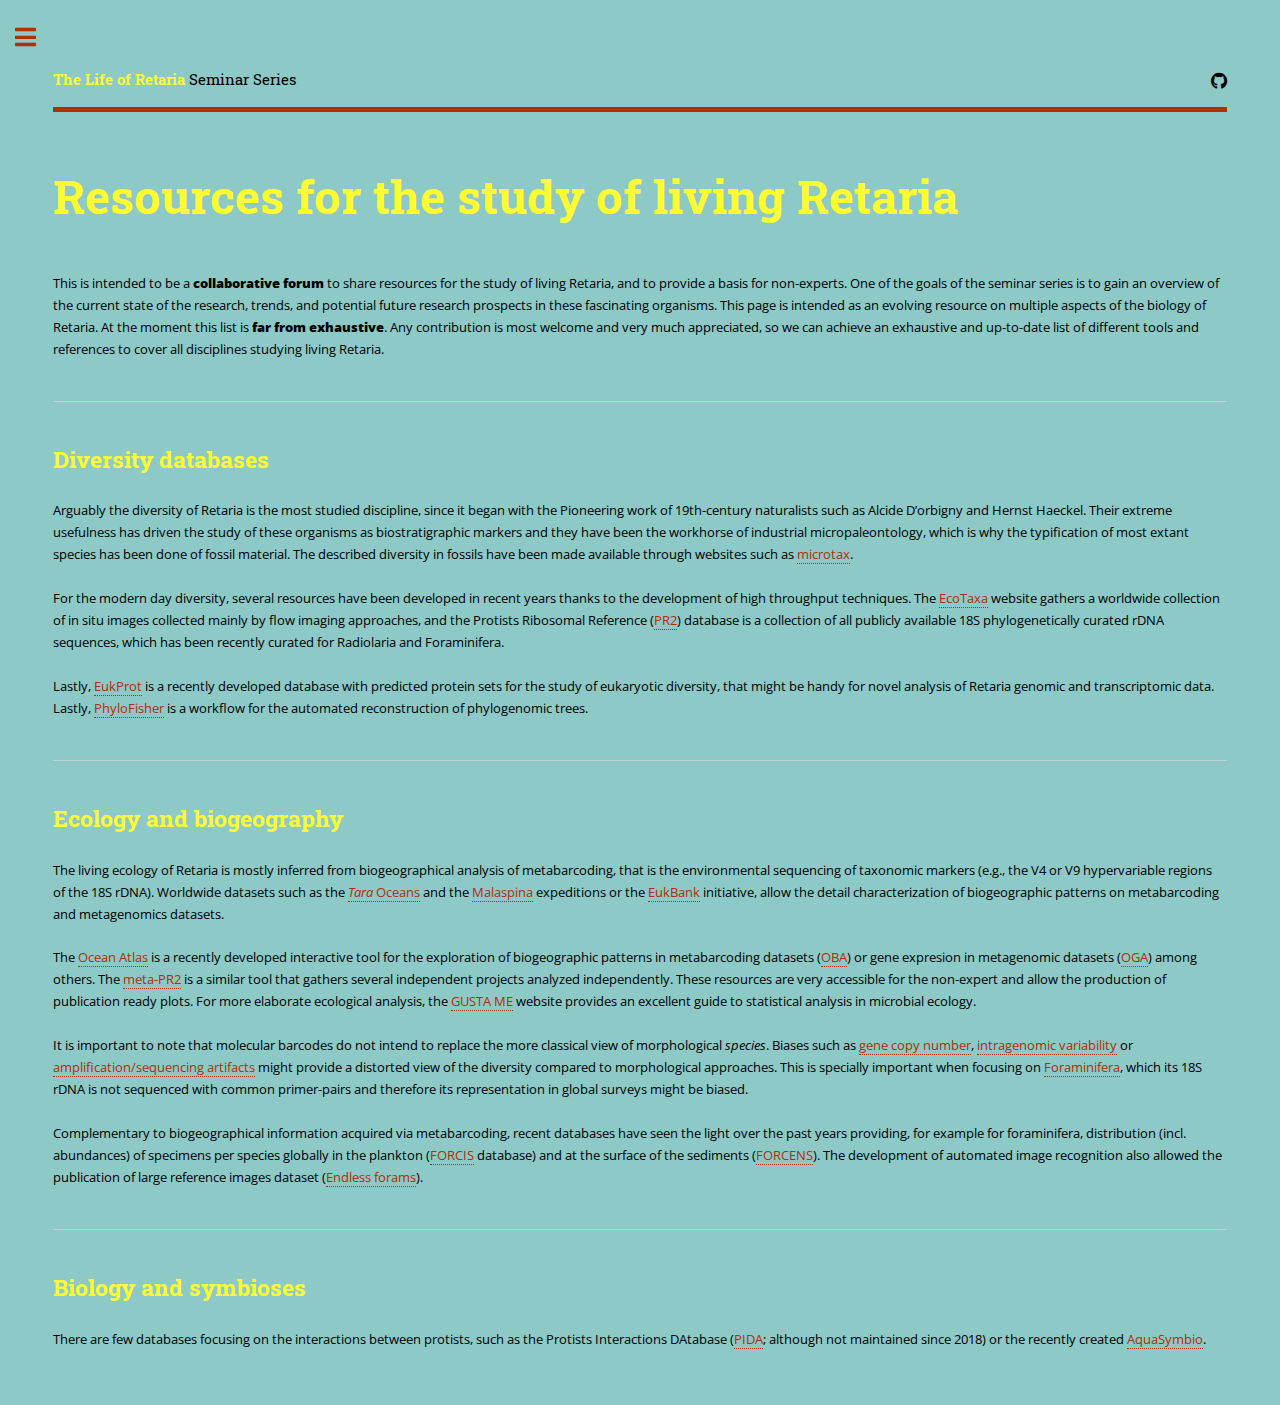
<file: resources.html>
<!DOCTYPE HTML>
<html>
	<head>
		<title>The Life of Retaria - Resources</title>
		<meta charset="utf-8" />
		<meta name="viewport" content="width=device-width, initial-scale=1, user-scalable=no" />
		<link rel="stylesheet" href="assets/css/main.css" />
	</head>
	<body class="is-preload">
		<!-- Wrapper -->
			<div id="wrapper">
				<!-- Main -->
					<div id="main">
						<div class="inner">
							<!-- Header -->
								<header id="header">
									<a href="index.html" class="logo"><strong>The Life of Retaria</strong> Seminar Series</a>
									<ul class="icons">
										<li><a href="https://github.com/thelifeofretaria" class="icon brands fa-github"><span class="label">GitHub</span></a></li>
									</ul>
								</header>
							<!-- Content -->
								<section>
									<header class="main">
										<h1>Resources for the study of living Retaria</h1>
									</header>
									<p>This is intended to be a <b>collaborative forum</b> to share resources for the study of living Retaria, and to provide a basis for non-experts. One of the goals of the seminar series is to gain an overview of the current state of the research, trends, and potential future research prospects in these fascinating organisms. This page is intended as an evolving resource on multiple aspects of the biology of Retaria. At the moment this list is <b>far from exhaustive</b>. Any contribution is most welcome and very much appreciated, so we can achieve an exhaustive and up-to-date list of different tools and references to cover all disciplines studying living Retaria.</p>
									<hr class="major" />
									<header class="main">
										<h2>Diversity databases</h2>
									</header>
									<p>Arguably the diversity of Retaria is the most studied discipline, since it began with the Pioneering work of 19th-century naturalists such as Alcide D’orbigny and Hernst Haeckel. Their extreme usefulness has driven the study of these organisms as biostratigraphic markers and they have been the workhorse of industrial micropaleontology, which is why the typification of most extant species has been done of fossil material. The described diversity in fossils have been made available through websites such as <a href="https://www.mikrotax.org/">microtax</a>.<br><br>
									For the modern day diversity, several resources have been developed in recent years thanks to the development of high throughput techniques. The <a href="https://ecotaxa.obs-vlfr.fr/">EcoTaxa</a> website gathers a worldwide collection of in situ images collected mainly by flow imaging approaches, and the Protists Ribosomal Reference (<a href="https://pr2-database.org/">PR2</a>) database is a collection of all publicly available 18S phylogenetically curated rDNA sequences, which has been recently curated for Radiolaria and Foraminifera.<br><br>
									Lastly, <a href="https://peercommunityjournal.org/articles/10.24072/pcjournal.173/">EukProt</a> is a recently developed database with predicted protein sets for the study of eukaryotic diversity, that might be handy for novel analysis of Retaria genomic and transcriptomic data. Lastly, <a href="https://journals.plos.org/plosbiology/article?id=10.1371/journal.pbio.3001365">PhyloFisher</a> is a workflow for the automated reconstruction of phylogenomic trees.</p>
									<hr class="major" />
									<header class="main">
										<h2>Ecology and biogeography</h2>
									</header>
									<p>The living ecology of Retaria is mostly inferred from biogeographical analysis of metabarcoding, that is the environmental sequencing of taxonomic markers (e.g., the V4 or V9 hypervariable regions of the 18S rDNA). Worldwide datasets such as the <a href="https://www.science.org/doi/10.1126/science.1261605"><i>Tara</i> Oceans</a> and the <a href="https://doi.org/10.1038/ismej.2015.170">Malaspina</a> expeditions or the <a href="https://zenodo.org/records/7804946">EukBank</a> initiative, allow the detail characterization of biogeographic patterns on metabarcoding and metagenomics datasets.<br><br>
									The <a href="https://tara-oceans.mio.osupytheas.fr/">Ocean Atlas</a> is a recently developed interactive tool for the exploration of biogeographic patterns in metabarcoding datasets (<a href="https://oba.mio.osupytheas.fr/ocean-atlas/">OBA</a>) or gene expresion in metagenomic datasets (<a href="https://tara-oceans.mio.osupytheas.fr/ocean-gene-atlas/">OGA</a>) among others. The <a href="https://shiny.metapr2.org/metapr2/">meta-PR2</a> is a similar tool that gathers several independent projects analyzed independently. These resources are very accessible for the non-expert and allow the production of publication ready plots. For more elaborate ecological analysis, the <a href="https://sites.google.com/site/mb3gustame/">GUSTA ME</a> website provides an excellent guide to statistical analysis in microbial ecology.<br><br>
									It is important to note that molecular barcodes do not intend to replace the more classical view of morphological <i>species</i>. Biases such as <a href="https://www.nature.com/articles/ismej201712">gene copy number</a>, <a href="https://peerj.com/articles/15255/">intragenomic variability</a> or <a href="https://doi.org/10.1111/1462-2920.16081">amplification/sequencing artifacts</a> might provide a distorted view of the diversity compared to morphological approaches. This is specially important when focusing on <a href="https://onlinelibrary.wiley.com/doi/full/10.1111/brv.13065">Foraminifera</a>, which its 18S rDNA is not sequenced with common primer-pairs and therefore its representation in global surveys might be biased.<br><br>
									Complementary to biogeographical information acquired via metabarcoding, recent databases have seen the light over the past years providing, for example for foraminifera, distribution (incl. abundances) of specimens per species globally in the plankton (<a href="https://www.nature.com/articles/s41597-023-02264-2">FORCIS</a> database) and at the surface of the sediments (<a href="https://www.nature.com/articles/sdata2017109">FORCENS</a>). The development of automated image recognition also allowed the publication of large reference images dataset (<a href="http://endlessforams.org/">Endless forams</a>).</p>
									<hr class="major" />
									<header class="main">
										<h2>Biology and symbioses</h2>
									</header>
									<p>There are few databases focusing on the interactions between protists, such as the Protists Interactions DAtabase (<a href="https://github.com/ramalok/PIDA">PIDA</a>; although not maintained since 2018) or the recently created <a href="http://aquasymbio.fr/">AquaSymbio</a>.</p>
								</section>
						</div>
					</div>
				<!-- Sidebar -->
					<div id="sidebar">
						<div class="inner">
							<!-- Menu -->
								<nav id="menu">
									<header class="major">
										<h2>Menu</h2>
									</header>
									<ul>
										<li><a href="index.html">Homepage</a></li>
										<li>
											<span class="opener">Programme</span>
											<ul>
												<li><a href="comingsessions.html">Coming sessions</a></li>
												<li><a href="pastsessions2025.html">Past Sessions from 2025</a></li>
												<li><a href="pastsessions2024.html">Past Sessions from 2024</a></li>
											</ul>
										</li>
										<li><a href="resources.html">Resources</a></li>
										<li><a href="organizers.html">Organizers</a></li>
									</ul>
								</nav>
							<!-- Footer -->
								<footer id="footer">
									<p class="copyright">&copy; Untitled. All rights reserved.<br>
									Design: <a href="https://html5up.net">HTML5 UP</a>.</p>
								</footer>
						</div>
					</div>
			</div>
		<!-- Scripts -->
			<script src="assets/js/jquery.min.js"></script>
			<script src="assets/js/browser.min.js"></script>
			<script src="assets/js/breakpoints.min.js"></script>
			<script src="assets/js/util.js"></script>
			<script src="assets/js/main.js"></script>
	</body>
</html>
</file>
<file: assets/css/main.css>
@import url(fontawesome-all.min.css);
@import url("https://fonts.googleapis.com/css?family=Open+Sans:400,600,400italic,600italic|Roboto+Slab:400,700");
/*
	Editorial by HTML5 UP
	html5up.net | @ajlkn
	Free for personal and commercial use under the CCA 3.0 license (html5up.net/license)
*/
html, body, div, span, applet, object,
iframe, h1, h2, h3, h4, h5, h6, p, blockquote,
pre, a, abbr, acronym, address, big, cite,
code, del, dfn, em, img, ins, kbd, q, s, samp,
small, strike, strong, sub, sup, tt, var, b,
u, i, center, dl, dt, dd, ol, ul, li, fieldset,
form, label, legend, table, caption, tbody,
tfoot, thead, tr, th, td, article, aside,
canvas, details, embed, figure, figcaption,
footer, header, hgroup, menu, nav, output, ruby,
section, summary, time, mark, audio, video {
  margin: 0;
  padding: 0;
  border: 0;
  font-size: 100%;
  font: inherit;
  vertical-align: baseline; }

article, aside, details, figcaption, figure,
footer, header, hgroup, menu, nav, section {
  display: block; }

body {
  line-height: 1; }

ol, ul {
  list-style: none; }

blockquote, q {
  quotes: none; }
  blockquote:before, blockquote:after, q:before, q:after {
    content: '';
    content: none; }

table {
  border-collapse: collapse;
  border-spacing: 0; }

body {
  -webkit-text-size-adjust: none; }

mark {
  background-color: transparent;
  color: inherit; }

input::-moz-focus-inner {
  border: 0;
  padding: 0; }

input, select, textarea {
  -moz-appearance: none;
  -webkit-appearance: none;
  -ms-appearance: none;
  appearance: none; }

/* Basic */
@-ms-viewport {
  width: device-width; }

body {
  -ms-overflow-style: scrollbar; }

@media screen and (max-width: 480px) {
  html, body {
    min-width: 320px; } }

html {
  box-sizing: border-box; }

*, *:before, *:after {
  box-sizing: inherit; }

body {
  background: #8dc9c7; }
  body.is-preload *, body.is-preload *:before, body.is-preload *:after, body.is-resizing *, body.is-resizing *:before, body.is-resizing *:after {
    -moz-animation: none !important;
    -webkit-animation: none !important;
    -ms-animation: none !important;
    animation: none !important;
    -moz-transition: none !important;
    -webkit-transition: none !important;
    -ms-transition: none !important;
    transition: none !important; }

/* Type */
body, input, select, textarea {
  color: #000000;
  font-family: "Open Sans", sans-serif;
  font-size: 13pt;
  font-weight: 400;
  line-height: 1.65; }
  @media screen and (max-width: 1680px) {
    body, input, select, textarea {
      font-size: 11pt; } }
  @media screen and (max-width: 1280px) {
    body, input, select, textarea {
      font-size: 10pt; } }
  @media screen and (max-width: 360px) {
    body, input, select, textarea {
      font-size: 9pt; } }

a {
  -moz-transition: color 0.2s ease-in-out, border-bottom-color 0.2s ease-in-out;
  -webkit-transition: color 0.2s ease-in-out, border-bottom-color 0.2s ease-in-out;
  -ms-transition: color 0.2s ease-in-out, border-bottom-color 0.2s ease-in-out;
  transition: color 0.2s ease-in-out, border-bottom-color 0.2s ease-in-out;
  border-bottom: dotted 1px;
  color: #AF3001;
  text-decoration: none; }
  a:hover {
    border-bottom-color: #AF3001;
    color: #AF3001 !important; }
    a:hover strong {
      color: inherit; }

strong {
  color: #FFFB32;
  font-weight: 600; }

b {
  color: #000000;
  font-weight: 1000; }

em, i {
  font-style: italic; }

p {
  margin: 0 0 2em 0; }

h1, h2, h3, h4, h5, h6 {
  color: #FFFB32;
  font-family: "Roboto Slab", serif;
  font-weight: 700;
  line-height: 1.5;
  margin: 0 0 1em 0; }
  h1 a, h2 a, h3 a, h4 a, h5 a, h6 a {
    color: inherit;
    text-decoration: none;
    border-bottom: 0; }

h1 {
  font-size: 4em;
  margin: 0 0 0.5em 0;
  line-height: 1.3; }

h2 {
  font-size: 1.75em; }

h3 {
  font-size: 1.25em; }

h4 {
  font-size: 1.1em; }

h5 {
  font-size: 0.9em; }

h6 {
  font-size: 0.7em; }

@media screen and (max-width: 1680px) {
  h1 {
    font-size: 3.5em; } }

@media screen and (max-width: 980px) {
  h1 {
    font-size: 3.25em; } }

@media screen and (max-width: 736px) {
  h1 {
    font-size: 2em;
    line-height: 1.4; }
  h2 {
    font-size: 1.5em; } }

sub {
  font-size: 0.8em;
  position: relative;
  top: 0.5em; }

sup {
  font-size: 0.8em;
  position: relative;
  top: -0.5em; }

blockquote {
  border-left: solid 3px rgba(210, 215, 217, 0.75);
  font-style: italic;
  margin: 0 0 2em 0;
  padding: 0.5em 0 0.5em 2em; }

code {
  background: rgba(230, 235, 237, 0.25);
  border-radius: 0.375em;
  border: solid 1px rgba(210, 215, 217, 0.75);
  font-family: "Courier New", monospace;
  font-size: 0.9em;
  margin: 0 0.25em;
  padding: 0.25em 0.65em; }

pre {
  -webkit-overflow-scrolling: touch;
  font-family: "Courier New", monospace;
  font-size: 0.9em;
  margin: 0 0 2em 0; }
  pre code {
    display: block;
    line-height: 1.75;
    padding: 1em 1.5em;
    overflow-x: auto; }

hr {
  border: 0;
  border-bottom: solid 1px rgba(210, 215, 217, 0.75);
  margin: 2em 0; }
  hr.major {
    margin: 3em 0; }

.align-left {
  text-align: left; }

.align-center {
  text-align: center; }

.align-right {
  text-align: right; }

/* Row */
.row {
  display: flex;
  flex-wrap: wrap;
  box-sizing: border-box;
  align-items: stretch; }
  .row > * {
    box-sizing: border-box; }
  .row.gtr-uniform > * > :last-child {
    margin-bottom: 0; }
  .row.aln-left {
    justify-content: flex-start; }
  .row.aln-center {
    justify-content: center; }
  .row.aln-right {
    justify-content: flex-end; }
  .row.aln-top {
    align-items: flex-start; }
  .row.aln-middle {
    align-items: center; }
  .row.aln-bottom {
    align-items: flex-end; }
  .row > .imp {
    order: -1; }
  .row > .col-1 {
    width: 8.33333%; }
  .row > .off-1 {
    margin-left: 8.33333%; }
  .row > .col-2 {
    width: 16.66667%; }
  .row > .off-2 {
    margin-left: 16.66667%; }
  .row > .col-3 {
    width: 25%; }
  .row > .off-3 {
    margin-left: 25%; }
  .row > .col-4 {
    width: 33.33333%; }
  .row > .off-4 {
    margin-left: 33.33333%; }
  .row > .col-5 {
    width: 41.66667%; }
  .row > .off-5 {
    margin-left: 41.66667%; }
  .row > .col-6 {
    width: 50%; }
  .row > .off-6 {
    margin-left: 50%; }
  .row > .col-7 {
    width: 58.33333%; }
  .row > .off-7 {
    margin-left: 58.33333%; }
  .row > .col-8 {
    width: 66.66667%; }
  .row > .off-8 {
    margin-left: 66.66667%; }
  .row > .col-9 {
    width: 75%; }
  .row > .off-9 {
    margin-left: 75%; }
  .row > .col-10 {
    width: 83.33333%; }
  .row > .off-10 {
    margin-left: 83.33333%; }
  .row > .col-11 {
    width: 91.66667%; }
  .row > .off-11 {
    margin-left: 91.66667%; }
  .row > .col-12 {
    width: 100%; }
  .row > .off-12 {
    margin-left: 100%; }
  .row.gtr-0 {
    margin-top: 0;
    margin-left: 0em; }
    .row.gtr-0 > * {
      padding: 0 0 0 0em; }
    .row.gtr-0.gtr-uniform {
      margin-top: 0em; }
      .row.gtr-0.gtr-uniform > * {
        padding-top: 0em; }
  .row.gtr-25 {
    margin-top: 0;
    margin-left: -0.375em; }
    .row.gtr-25 > * {
      padding: 0 0 0 0.375em; }
    .row.gtr-25.gtr-uniform {
      margin-top: -0.375em; }
      .row.gtr-25.gtr-uniform > * {
        padding-top: 0.375em; }
  .row.gtr-50 {
    margin-top: 0;
    margin-left: -0.75em; }
    .row.gtr-50 > * {
      padding: 0 0 0 0.75em; }
    .row.gtr-50.gtr-uniform {
      margin-top: -0.75em; }
      .row.gtr-50.gtr-uniform > * {
        padding-top: 0.75em; }
  .row {
    margin-top: 0;
    margin-left: -1.5em; }
    .row > * {
      padding: 0 0 0 1.5em; }
    .row.gtr-uniform {
      margin-top: -1.5em; }
      .row.gtr-uniform > * {
        padding-top: 1.5em; }
  .row.gtr-150 {
    margin-top: 0;
    margin-left: -2.25em; }
    .row.gtr-150 > * {
      padding: 0 0 0 2.25em; }
    .row.gtr-150.gtr-uniform {
      margin-top: -2.25em; }
      .row.gtr-150.gtr-uniform > * {
        padding-top: 2.25em; }
  .row.gtr-200 {
    margin-top: 0;
    margin-left: -3em; }
    .row.gtr-200 > * {
      padding: 0 0 0 3em; }
    .row.gtr-200.gtr-uniform {
      margin-top: -3em; }
      .row.gtr-200.gtr-uniform > * {
        padding-top: 3em; }
  @media screen and (max-width: 1680px) {
    .row {
      display: flex;
      flex-wrap: wrap;
      box-sizing: border-box;
      align-items: stretch; }
      .row > * {
        box-sizing: border-box; }
      .row.gtr-uniform > * > :last-child {
        margin-bottom: 0; }
      .row.aln-left {
        justify-content: flex-start; }
      .row.aln-center {
        justify-content: center; }
      .row.aln-right {
        justify-content: flex-end; }
      .row.aln-top {
        align-items: flex-start; }
      .row.aln-middle {
        align-items: center; }
      .row.aln-bottom {
        align-items: flex-end; }
      .row > .imp-xlarge {
        order: -1; }
      .row > .col-1-xlarge {
        width: 8.33333%; }
      .row > .off-1-xlarge {
        margin-left: 8.33333%; }
      .row > .col-2-xlarge {
        width: 16.66667%; }
      .row > .off-2-xlarge {
        margin-left: 16.66667%; }
      .row > .col-3-xlarge {
        width: 25%; }
      .row > .off-3-xlarge {
        margin-left: 25%; }
      .row > .col-4-xlarge {
        width: 33.33333%; }
      .row > .off-4-xlarge {
        margin-left: 33.33333%; }
      .row > .col-5-xlarge {
        width: 41.66667%; }
      .row > .off-5-xlarge {
        margin-left: 41.66667%; }
      .row > .col-6-xlarge {
        width: 50%; }
      .row > .off-6-xlarge {
        margin-left: 50%; }
      .row > .col-7-xlarge {
        width: 58.33333%; }
      .row > .off-7-xlarge {
        margin-left: 58.33333%; }
      .row > .col-8-xlarge {
        width: 66.66667%; }
      .row > .off-8-xlarge {
        margin-left: 66.66667%; }
      .row > .col-9-xlarge {
        width: 75%; }
      .row > .off-9-xlarge {
        margin-left: 75%; }
      .row > .col-10-xlarge {
        width: 83.33333%; }
      .row > .off-10-xlarge {
        margin-left: 83.33333%; }
      .row > .col-11-xlarge {
        width: 91.66667%; }
      .row > .off-11-xlarge {
        margin-left: 91.66667%; }
      .row > .col-12-xlarge {
        width: 100%; }
      .row > .off-12-xlarge {
        margin-left: 100%; }
      .row.gtr-0 {
        margin-top: 0;
        margin-left: 0em; }
        .row.gtr-0 > * {
          padding: 0 0 0 0em; }
        .row.gtr-0.gtr-uniform {
          margin-top: 0em; }
          .row.gtr-0.gtr-uniform > * {
            padding-top: 0em; }
      .row.gtr-25 {
        margin-top: 0;
        margin-left: -0.375em; }
        .row.gtr-25 > * {
          padding: 0 0 0 0.375em; }
        .row.gtr-25.gtr-uniform {
          margin-top: -0.375em; }
          .row.gtr-25.gtr-uniform > * {
            padding-top: 0.375em; }
      .row.gtr-50 {
        margin-top: 0;
        margin-left: -0.75em; }
        .row.gtr-50 > * {
          padding: 0 0 0 0.75em; }
        .row.gtr-50.gtr-uniform {
          margin-top: -0.75em; }
          .row.gtr-50.gtr-uniform > * {
            padding-top: 0.75em; }
      .row {
        margin-top: 0;
        margin-left: -1.5em; }
        .row > * {
          padding: 0 0 0 1.5em; }
        .row.gtr-uniform {
          margin-top: -1.5em; }
          .row.gtr-uniform > * {
            padding-top: 1.5em; }
      .row.gtr-150 {
        margin-top: 0;
        margin-left: -2.25em; }
        .row.gtr-150 > * {
          padding: 0 0 0 2.25em; }
        .row.gtr-150.gtr-uniform {
          margin-top: -2.25em; }
          .row.gtr-150.gtr-uniform > * {
            padding-top: 2.25em; }
      .row.gtr-200 {
        margin-top: 0;
        margin-left: -3em; }
        .row.gtr-200 > * {
          padding: 0 0 0 3em; }
        .row.gtr-200.gtr-uniform {
          margin-top: -3em; }
          .row.gtr-200.gtr-uniform > * {
            padding-top: 3em; } }
  @media screen and (max-width: 1280px) {
    .row {
      display: flex;
      flex-wrap: wrap;
      box-sizing: border-box;
      align-items: stretch; }
      .row > * {
        box-sizing: border-box; }
      .row.gtr-uniform > * > :last-child {
        margin-bottom: 0; }
      .row.aln-left {
        justify-content: flex-start; }
      .row.aln-center {
        justify-content: center; }
      .row.aln-right {
        justify-content: flex-end; }
      .row.aln-top {
        align-items: flex-start; }
      .row.aln-middle {
        align-items: center; }
      .row.aln-bottom {
        align-items: flex-end; }
      .row > .imp-large {
        order: -1; }
      .row > .col-1-large {
        width: 8.33333%; }
      .row > .off-1-large {
        margin-left: 8.33333%; }
      .row > .col-2-large {
        width: 16.66667%; }
      .row > .off-2-large {
        margin-left: 16.66667%; }
      .row > .col-3-large {
        width: 25%; }
      .row > .off-3-large {
        margin-left: 25%; }
      .row > .col-4-large {
        width: 33.33333%; }
      .row > .off-4-large {
        margin-left: 33.33333%; }
      .row > .col-5-large {
        width: 41.66667%; }
      .row > .off-5-large {
        margin-left: 41.66667%; }
      .row > .col-6-large {
        width: 50%; }
      .row > .off-6-large {
        margin-left: 50%; }
      .row > .col-7-large {
        width: 58.33333%; }
      .row > .off-7-large {
        margin-left: 58.33333%; }
      .row > .col-8-large {
        width: 66.66667%; }
      .row > .off-8-large {
        margin-left: 66.66667%; }
      .row > .col-9-large {
        width: 75%; }
      .row > .off-9-large {
        margin-left: 75%; }
      .row > .col-10-large {
        width: 83.33333%; }
      .row > .off-10-large {
        margin-left: 83.33333%; }
      .row > .col-11-large {
        width: 91.66667%; }
      .row > .off-11-large {
        margin-left: 91.66667%; }
      .row > .col-12-large {
        width: 100%; }
      .row > .off-12-large {
        margin-left: 100%; }
      .row.gtr-0 {
        margin-top: 0;
        margin-left: 0em; }
        .row.gtr-0 > * {
          padding: 0 0 0 0em; }
        .row.gtr-0.gtr-uniform {
          margin-top: 0em; }
          .row.gtr-0.gtr-uniform > * {
            padding-top: 0em; }
      .row.gtr-25 {
        margin-top: 0;
        margin-left: -0.375em; }
        .row.gtr-25 > * {
          padding: 0 0 0 0.375em; }
        .row.gtr-25.gtr-uniform {
          margin-top: -0.375em; }
          .row.gtr-25.gtr-uniform > * {
            padding-top: 0.375em; }
      .row.gtr-50 {
        margin-top: 0;
        margin-left: -0.75em; }
        .row.gtr-50 > * {
          padding: 0 0 0 0.75em; }
        .row.gtr-50.gtr-uniform {
          margin-top: -0.75em; }
          .row.gtr-50.gtr-uniform > * {
            padding-top: 0.75em; }
      .row {
        margin-top: 0;
        margin-left: -1.5em; }
        .row > * {
          padding: 0 0 0 1.5em; }
        .row.gtr-uniform {
          margin-top: -1.5em; }
          .row.gtr-uniform > * {
            padding-top: 1.5em; }
      .row.gtr-150 {
        margin-top: 0;
        margin-left: -2.25em; }
        .row.gtr-150 > * {
          padding: 0 0 0 2.25em; }
        .row.gtr-150.gtr-uniform {
          margin-top: -2.25em; }
          .row.gtr-150.gtr-uniform > * {
            padding-top: 2.25em; }
      .row.gtr-200 {
        margin-top: 0;
        margin-left: -3em; }
        .row.gtr-200 > * {
          padding: 0 0 0 3em; }
        .row.gtr-200.gtr-uniform {
          margin-top: -3em; }
          .row.gtr-200.gtr-uniform > * {
            padding-top: 3em; } }
  @media screen and (max-width: 980px) {
    .row {
      display: flex;
      flex-wrap: wrap;
      box-sizing: border-box;
      align-items: stretch; }
      .row > * {
        box-sizing: border-box; }
      .row.gtr-uniform > * > :last-child {
        margin-bottom: 0; }
      .row.aln-left {
        justify-content: flex-start; }
      .row.aln-center {
        justify-content: center; }
      .row.aln-right {
        justify-content: flex-end; }
      .row.aln-top {
        align-items: flex-start; }
      .row.aln-middle {
        align-items: center; }
      .row.aln-bottom {
        align-items: flex-end; }
      .row > .imp-medium {
        order: -1; }
      .row > .col-1-medium {
        width: 8.33333%; }
      .row > .off-1-medium {
        margin-left: 8.33333%; }
      .row > .col-2-medium {
        width: 16.66667%; }
      .row > .off-2-medium {
        margin-left: 16.66667%; }
      .row > .col-3-medium {
        width: 25%; }
      .row > .off-3-medium {
        margin-left: 25%; }
      .row > .col-4-medium {
        width: 33.33333%; }
      .row > .off-4-medium {
        margin-left: 33.33333%; }
      .row > .col-5-medium {
        width: 41.66667%; }
      .row > .off-5-medium {
        margin-left: 41.66667%; }
      .row > .col-6-medium {
        width: 50%; }
      .row > .off-6-medium {
        margin-left: 50%; }
      .row > .col-7-medium {
        width: 58.33333%; }
      .row > .off-7-medium {
        margin-left: 58.33333%; }
      .row > .col-8-medium {
        width: 66.66667%; }
      .row > .off-8-medium {
        margin-left: 66.66667%; }
      .row > .col-9-medium {
        width: 75%; }
      .row > .off-9-medium {
        margin-left: 75%; }
      .row > .col-10-medium {
        width: 83.33333%; }
      .row > .off-10-medium {
        margin-left: 83.33333%; }
      .row > .col-11-medium {
        width: 91.66667%; }
      .row > .off-11-medium {
        margin-left: 91.66667%; }
      .row > .col-12-medium {
        width: 100%; }
      .row > .off-12-medium {
        margin-left: 100%; }
      .row.gtr-0 {
        margin-top: 0;
        margin-left: 0em; }
        .row.gtr-0 > * {
          padding: 0 0 0 0em; }
        .row.gtr-0.gtr-uniform {
          margin-top: 0em; }
          .row.gtr-0.gtr-uniform > * {
            padding-top: 0em; }
      .row.gtr-25 {
        margin-top: 0;
        margin-left: -0.375em; }
        .row.gtr-25 > * {
          padding: 0 0 0 0.375em; }
        .row.gtr-25.gtr-uniform {
          margin-top: -0.375em; }
          .row.gtr-25.gtr-uniform > * {
            padding-top: 0.375em; }
      .row.gtr-50 {
        margin-top: 0;
        margin-left: -0.75em; }
        .row.gtr-50 > * {
          padding: 0 0 0 0.75em; }
        .row.gtr-50.gtr-uniform {
          margin-top: -0.75em; }
          .row.gtr-50.gtr-uniform > * {
            padding-top: 0.75em; }
      .row {
        margin-top: 0;
        margin-left: -1.5em; }
        .row > * {
          padding: 0 0 0 1.5em; }
        .row.gtr-uniform {
          margin-top: -1.5em; }
          .row.gtr-uniform > * {
            padding-top: 1.5em; }
      .row.gtr-150 {
        margin-top: 0;
        margin-left: -2.25em; }
        .row.gtr-150 > * {
          padding: 0 0 0 2.25em; }
        .row.gtr-150.gtr-uniform {
          margin-top: -2.25em; }
          .row.gtr-150.gtr-uniform > * {
            padding-top: 2.25em; }
      .row.gtr-200 {
        margin-top: 0;
        margin-left: -3em; }
        .row.gtr-200 > * {
          padding: 0 0 0 3em; }
        .row.gtr-200.gtr-uniform {
          margin-top: -3em; }
          .row.gtr-200.gtr-uniform > * {
            padding-top: 3em; } }
  @media screen and (max-width: 736px) {
    .row {
      display: flex;
      flex-wrap: wrap;
      box-sizing: border-box;
      align-items: stretch; }
      .row > * {
        box-sizing: border-box; }
      .row.gtr-uniform > * > :last-child {
        margin-bottom: 0; }
      .row.aln-left {
        justify-content: flex-start; }
      .row.aln-center {
        justify-content: center; }
      .row.aln-right {
        justify-content: flex-end; }
      .row.aln-top {
        align-items: flex-start; }
      .row.aln-middle {
        align-items: center; }
      .row.aln-bottom {
        align-items: flex-end; }
      .row > .imp-small {
        order: -1; }
      .row > .col-1-small {
        width: 8.33333%; }
      .row > .off-1-small {
        margin-left: 8.33333%; }
      .row > .col-2-small {
        width: 16.66667%; }
      .row > .off-2-small {
        margin-left: 16.66667%; }
      .row > .col-3-small {
        width: 25%; }
      .row > .off-3-small {
        margin-left: 25%; }
      .row > .col-4-small {
        width: 33.33333%; }
      .row > .off-4-small {
        margin-left: 33.33333%; }
      .row > .col-5-small {
        width: 41.66667%; }
      .row > .off-5-small {
        margin-left: 41.66667%; }
      .row > .col-6-small {
        width: 50%; }
      .row > .off-6-small {
        margin-left: 50%; }
      .row > .col-7-small {
        width: 58.33333%; }
      .row > .off-7-small {
        margin-left: 58.33333%; }
      .row > .col-8-small {
        width: 66.66667%; }
      .row > .off-8-small {
        margin-left: 66.66667%; }
      .row > .col-9-small {
        width: 75%; }
      .row > .off-9-small {
        margin-left: 75%; }
      .row > .col-10-small {
        width: 83.33333%; }
      .row > .off-10-small {
        margin-left: 83.33333%; }
      .row > .col-11-small {
        width: 91.66667%; }
      .row > .off-11-small {
        margin-left: 91.66667%; }
      .row > .col-12-small {
        width: 100%; }
      .row > .off-12-small {
        margin-left: 100%; }
      .row.gtr-0 {
        margin-top: 0;
        margin-left: 0em; }
        .row.gtr-0 > * {
          padding: 0 0 0 0em; }
        .row.gtr-0.gtr-uniform {
          margin-top: 0em; }
          .row.gtr-0.gtr-uniform > * {
            padding-top: 0em; }
      .row.gtr-25 {
        margin-top: 0;
        margin-left: -0.375em; }
        .row.gtr-25 > * {
          padding: 0 0 0 0.375em; }
        .row.gtr-25.gtr-uniform {
          margin-top: -0.375em; }
          .row.gtr-25.gtr-uniform > * {
            padding-top: 0.375em; }
      .row.gtr-50 {
        margin-top: 0;
        margin-left: -0.75em; }
        .row.gtr-50 > * {
          padding: 0 0 0 0.75em; }
        .row.gtr-50.gtr-uniform {
          margin-top: -0.75em; }
          .row.gtr-50.gtr-uniform > * {
            padding-top: 0.75em; }
      .row {
        margin-top: 0;
        margin-left: -1.5em; }
        .row > * {
          padding: 0 0 0 1.5em; }
        .row.gtr-uniform {
          margin-top: -1.5em; }
          .row.gtr-uniform > * {
            padding-top: 1.5em; }
      .row.gtr-150 {
        margin-top: 0;
        margin-left: -2.25em; }
        .row.gtr-150 > * {
          padding: 0 0 0 2.25em; }
        .row.gtr-150.gtr-uniform {
          margin-top: -2.25em; }
          .row.gtr-150.gtr-uniform > * {
            padding-top: 2.25em; }
      .row.gtr-200 {
        margin-top: 0;
        margin-left: -3em; }
        .row.gtr-200 > * {
          padding: 0 0 0 3em; }
        .row.gtr-200.gtr-uniform {
          margin-top: -3em; }
          .row.gtr-200.gtr-uniform > * {
            padding-top: 3em; } }
  @media screen and (max-width: 480px) {
    .row {
      display: flex;
      flex-wrap: wrap;
      box-sizing: border-box;
      align-items: stretch; }
      .row > * {
        box-sizing: border-box; }
      .row.gtr-uniform > * > :last-child {
        margin-bottom: 0; }
      .row.aln-left {
        justify-content: flex-start; }
      .row.aln-center {
        justify-content: center; }
      .row.aln-right {
        justify-content: flex-end; }
      .row.aln-top {
        align-items: flex-start; }
      .row.aln-middle {
        align-items: center; }
      .row.aln-bottom {
        align-items: flex-end; }
      .row > .imp-xsmall {
        order: -1; }
      .row > .col-1-xsmall {
        width: 8.33333%; }
      .row > .off-1-xsmall {
        margin-left: 8.33333%; }
      .row > .col-2-xsmall {
        width: 16.66667%; }
      .row > .off-2-xsmall {
        margin-left: 16.66667%; }
      .row > .col-3-xsmall {
        width: 25%; }
      .row > .off-3-xsmall {
        margin-left: 25%; }
      .row > .col-4-xsmall {
        width: 33.33333%; }
      .row > .off-4-xsmall {
        margin-left: 33.33333%; }
      .row > .col-5-xsmall {
        width: 41.66667%; }
      .row > .off-5-xsmall {
        margin-left: 41.66667%; }
      .row > .col-6-xsmall {
        width: 50%; }
      .row > .off-6-xsmall {
        margin-left: 50%; }
      .row > .col-7-xsmall {
        width: 58.33333%; }
      .row > .off-7-xsmall {
        margin-left: 58.33333%; }
      .row > .col-8-xsmall {
        width: 66.66667%; }
      .row > .off-8-xsmall {
        margin-left: 66.66667%; }
      .row > .col-9-xsmall {
        width: 75%; }
      .row > .off-9-xsmall {
        margin-left: 75%; }
      .row > .col-10-xsmall {
        width: 83.33333%; }
      .row > .off-10-xsmall {
        margin-left: 83.33333%; }
      .row > .col-11-xsmall {
        width: 91.66667%; }
      .row > .off-11-xsmall {
        margin-left: 91.66667%; }
      .row > .col-12-xsmall {
        width: 100%; }
      .row > .off-12-xsmall {
        margin-left: 100%; }
      .row.gtr-0 {
        margin-top: 0;
        margin-left: 0em; }
        .row.gtr-0 > * {
          padding: 0 0 0 0em; }
        .row.gtr-0.gtr-uniform {
          margin-top: 0em; }
          .row.gtr-0.gtr-uniform > * {
            padding-top: 0em; }
      .row.gtr-25 {
        margin-top: 0;
        margin-left: -0.375em; }
        .row.gtr-25 > * {
          padding: 0 0 0 0.375em; }
        .row.gtr-25.gtr-uniform {
          margin-top: -0.375em; }
          .row.gtr-25.gtr-uniform > * {
            padding-top: 0.375em; }
      .row.gtr-50 {
        margin-top: 0;
        margin-left: -0.75em; }
        .row.gtr-50 > * {
          padding: 0 0 0 0.75em; }
        .row.gtr-50.gtr-uniform {
          margin-top: -0.75em; }
          .row.gtr-50.gtr-uniform > * {
            padding-top: 0.75em; }
      .row {
        margin-top: 0;
        margin-left: -1.5em; }
        .row > * {
          padding: 0 0 0 1.5em; }
        .row.gtr-uniform {
          margin-top: -1.5em; }
          .row.gtr-uniform > * {
            padding-top: 1.5em; }
      .row.gtr-150 {
        margin-top: 0;
        margin-left: -2.25em; }
        .row.gtr-150 > * {
          padding: 0 0 0 2.25em; }
        .row.gtr-150.gtr-uniform {
          margin-top: -2.25em; }
          .row.gtr-150.gtr-uniform > * {
            padding-top: 2.25em; }
      .row.gtr-200 {
        margin-top: 0;
        margin-left: -3em; }
        .row.gtr-200 > * {
          padding: 0 0 0 3em; }
        .row.gtr-200.gtr-uniform {
          margin-top: -3em; }
          .row.gtr-200.gtr-uniform > * {
            padding-top: 3em; } }

/* Section/Article */
section.special, article.special {
  text-align: center; }

header p {
  font-family: "Roboto Slab", serif;
  font-size: 1em;
  font-weight: 400;
  letter-spacing: 0.075em;
  margin-top: -0.5em;
  text-transform: uppercase; }

header.major > :last-child {
  border-bottom: solid 3px #AF3001;
  display: inline-block;
  margin: 0 0 2em 0;
  padding: 0 0.75em 0.5em 0; }

header.main > :last-child {
  margin: 0 0 1em 0; }

/* Form */
form {
  margin: 0 0 2em 0; }

label {
  color: #3d4449;
  display: block;
  font-size: 0.9em;
  font-weight: 600;
  margin: 0 0 1em 0; }

input[type="text"],
input[type="password"],
input[type="email"],
input[type="tel"],
input[type="search"],
input[type="url"],
select,
textarea {
  -moz-appearance: none;
  -webkit-appearance: none;
  -ms-appearance: none;
  appearance: none;
  background: #ffffff;
  border-radius: 0.375em;
  border: none;
  border: solid 1px rgba(210, 215, 217, 0.75);
  color: inherit;
  display: block;
  outline: 0;
  padding: 0 1em;
  text-decoration: none;
  width: 100%; }
  input[type="text"]:invalid,
  input[type="password"]:invalid,
  input[type="email"]:invalid,
  input[type="tel"]:invalid,
  input[type="search"]:invalid,
  input[type="url"]:invalid,
  select:invalid,
  textarea:invalid {
    box-shadow: none; }
  input[type="text"]:focus,
  input[type="password"]:focus,
  input[type="email"]:focus,
  input[type="tel"]:focus,
  input[type="search"]:focus,
  input[type="url"]:focus,
  select:focus,
  textarea:focus {
    border-color: #AF3001;
    box-shadow: 0 0 0 1px #AF3001; }

select {
  background-image: url("data:image/svg+xml;charset=utf8,%3Csvg xmlns='http://www.w3.org/2000/svg' width='40' height='40' preserveAspectRatio='none' viewBox='0 0 40 40'%3E%3Cpath d='M9.4,12.3l10.4,10.4l10.4-10.4c0.2-0.2,0.5-0.4,0.9-0.4c0.3,0,0.6,0.1,0.9,0.4l3.3,3.3c0.2,0.2,0.4,0.5,0.4,0.9 c0,0.4-0.1,0.6-0.4,0.9L20.7,31.9c-0.2,0.2-0.5,0.4-0.9,0.4c-0.3,0-0.6-0.1-0.9-0.4L4.3,17.3c-0.2-0.2-0.4-0.5-0.4-0.9 c0-0.4,0.1-0.6,0.4-0.9l3.3-3.3c0.2-0.2,0.5-0.4,0.9-0.4S9.1,12.1,9.4,12.3z' fill='rgba(210, 215, 217, 0.75)' /%3E%3C/svg%3E");
  background-size: 1.25em;
  background-repeat: no-repeat;
  background-position: calc(100% - 1em) center;
  height: 2.75em;
  padding-right: 2.75em;
  text-overflow: ellipsis; }
  select option {
    color: #3d4449;
    background: #ffffff; }
  select:focus::-ms-value {
    background-color: transparent; }
  select::-ms-expand {
    display: none; }

input[type="text"],
input[type="password"],
input[type="email"],
input[type="tel"],
input[type="search"],
input[type="url"],
select {
  height: 2.75em; }

textarea {
  padding: 0.75em 1em; }

input[type="checkbox"],
input[type="radio"] {
  -moz-appearance: none;
  -webkit-appearance: none;
  -ms-appearance: none;
  appearance: none;
  display: block;
  float: left;
  margin-right: -2em;
  opacity: 0;
  width: 1em;
  z-index: -1; }
  input[type="checkbox"] + label,
  input[type="radio"] + label {
    text-decoration: none;
    color: #60666b;
    cursor: pointer;
    display: inline-block;
    font-size: 1em;
    font-weight: 400;
    padding-left: 2.4em;
    padding-right: 0.75em;
    position: relative; }
    input[type="checkbox"] + label:before,
    input[type="radio"] + label:before {
      -moz-osx-font-smoothing: grayscale;
      -webkit-font-smoothing: antialiased;
      display: inline-block;
      font-style: normal;
      font-variant: normal;
      text-rendering: auto;
      line-height: 1;
      text-transform: none !important;
      font-family: 'Font Awesome 5 Free';
      font-weight: 900; }
    input[type="checkbox"] + label:before,
    input[type="radio"] + label:before {
      background: #ffffff;
      border-radius: 0.375em;
      border: solid 1px rgba(210, 215, 217, 0.75);
      content: '';
      display: inline-block;
      font-size: 0.8em;
      height: 2.0625em;
      left: 0;
      line-height: 2.0625em;
      position: absolute;
      text-align: center;
      top: 0;
      width: 2.0625em; }
  input[type="checkbox"]:checked + label:before,
  input[type="radio"]:checked + label:before {
    background: #3d4449;
    border-color: #3d4449;
    color: #ffffff;
    content: '\f00c'; }
  input[type="checkbox"]:focus + label:before,
  input[type="radio"]:focus + label:before {
    border-color: #AF3001;
    box-shadow: 0 0 0 1px #AF3001; }

input[type="checkbox"] + label:before {
  border-radius: 0.375em; }

input[type="radio"] + label:before {
  border-radius: 100%; }

::-webkit-input-placeholder {
  color: #60666b !important;
  opacity: 1.0; }

:-moz-placeholder {
  color: #60666b !important;
  opacity: 1.0; }

::-moz-placeholder {
  color: #60666b !important;
  opacity: 1.0; }

:-ms-input-placeholder {
  color: #60666b !important;
  opacity: 1.0; }

/* Box */
.box {
  border-radius: 0.375em;
  border: solid 1px rgba(210, 215, 217, 0.75);
  margin-bottom: 2em;
  padding: 1.5em; }
  .box > :last-child,
  .box > :last-child > :last-child,
  .box > :last-child > :last-child > :last-child {
    margin-bottom: 0; }
  .box.alt {
    border: 0;
    border-radius: 0;
    padding: 0; }

/* Icon */
.icon {
  text-decoration: none;
  border-bottom: none;
  position: relative; }
  .icon:before {
    -moz-osx-font-smoothing: grayscale;
    -webkit-font-smoothing: antialiased;
    display: inline-block;
    font-style: normal;
    font-variant: normal;
    text-rendering: auto;
    line-height: 1;
    text-transform: none !important;
    font-family: 'Font Awesome 5 Free';
    font-weight: 400; }
  .icon > .label {
    display: none; }
  .icon:before {
    line-height: inherit; }
  .icon.solid:before {
    font-weight: 900; }
  .icon.brands:before {
    font-family: 'Font Awesome 5 Brands'; }

/* Image */
.image {
  border-radius: 0.375em;
  border: 0;
  display: inline-block;
  position: relative; }
  .image img {
    border-radius: 0.375em;
    display: block; }
  .image.left, .image.right {
    max-width: 40%; }
    .image.left img, .image.right img {
      width: 100%; }
  .image.left {
    float: left;
    padding: 0 1.5em 1em 0;
    top: 0.25em; }
  .image.right {
    float: right;
    padding: 0 0 1em 1.5em;
    top: 0.25em; }
  .image.fit {
    display: block;
    margin: 0 0 2em 0;
    width: 100%; }
    .image.fit img {
      width: 100%; }
  .image.main {
    display: block;
    margin: 0 0 3em 0;
    width: 100%; }
    .image.main img {
      width: 100%; }

a.image {
  overflow: hidden; }
  a.image img {
    -moz-transition: -moz-transform 0.2s ease;
    -webkit-transition: -webkit-transform 0.2s ease;
    -ms-transition: -ms-transform 0.2s ease;
    transition: transform 0.2s ease; }
  a.image:hover img {
    -moz-transform: scale(1.075);
    -webkit-transform: scale(1.075);
    -ms-transform: scale(1.075);
    transform: scale(1.075); }

/* List */
ol {
  list-style: decimal;
  margin: 0 0 2em 0;
  padding-left: 1.25em; }
  ol li {
    padding-left: 0.25em; }

ul {
  list-style: disc;
  margin: 0 0 2em 0;
  padding-left: 1em; }
  ul li {
    padding-left: 0.5em; }
  ul.alt {
    list-style: none;
    padding-left: 0; }
    ul.alt li {
      border-top: solid 1px rgba(210, 215, 217, 0.75);
      padding: 0.5em 0; }
      ul.alt li:first-child {
        border-top: 0;
        padding-top: 0; }

dl {
  margin: 0 0 2em 0; }
  dl dt {
    display: block;
    font-weight: 600;
    margin: 0 0 1em 0; }
  dl dd {
    margin-left: 2em; }

/* Actions */
ul.actions {
  display: -moz-flex;
  display: -webkit-flex;
  display: -ms-flex;
  display: flex;
  cursor: default;
  list-style: none;
  margin-left: -1em;
  padding-left: 0; }
  ul.actions li {
    padding: 0 0 0 1em;
    vertical-align: middle; }
  ul.actions.special {
    -moz-justify-content: center;
    -webkit-justify-content: center;
    -ms-justify-content: center;
    justify-content: center;
    width: 100%;
    margin-left: 0; }
    ul.actions.special li:first-child {
      padding-left: 0; }
  ul.actions.stacked {
    -moz-flex-direction: column;
    -webkit-flex-direction: column;
    -ms-flex-direction: column;
    flex-direction: column;
    margin-left: 0; }
    ul.actions.stacked li {
      padding: 1.3em 0 0 0; }
      ul.actions.stacked li:first-child {
        padding-top: 0; }
  ul.actions.fit {
    width: calc(100% + 1em); }
    ul.actions.fit li {
      -moz-flex-grow: 1;
      -webkit-flex-grow: 1;
      -ms-flex-grow: 1;
      flex-grow: 1;
      -moz-flex-shrink: 1;
      -webkit-flex-shrink: 1;
      -ms-flex-shrink: 1;
      flex-shrink: 1;
      width: 100%; }
      ul.actions.fit li > * {
        width: 100%; }
    ul.actions.fit.stacked {
      width: 100%; }

/* Icons */
ul.icons {
  cursor: default;
  list-style: none;
  padding-left: 0; }
  ul.icons li {
    display: inline-block;
    padding: 0 1em 0 0; }
    ul.icons li:last-child {
      padding-right: 0; }
    ul.icons li .icon {
      color: inherit; }
      ul.icons li .icon:before {
        font-size: 1.25em; }

/* Contact */
ul.contact {
  list-style: none;
  padding: 0; }
  ul.contact li {
    text-decoration: none;
    border-top: solid 1px rgba(210, 215, 217, 0.75);
    margin: 1.5em 0 0 0;
    padding: 1.5em 0 0 3em;
    position: relative; }
    ul.contact li:before {
      -moz-osx-font-smoothing: grayscale;
      -webkit-font-smoothing: antialiased;
      display: inline-block;
      font-style: normal;
      font-variant: normal;
      text-rendering: auto;
      line-height: 1;
      text-transform: none !important;
      font-family: 'Font Awesome 5 Free';
      font-weight: 400; }
    ul.contact li:before {
      color: #AF3001;
      display: inline-block;
      font-size: 1.5em;
      height: 1.125em;
      left: 0;
      line-height: 1.125em;
      position: absolute;
      text-align: center;
      top: 1em;
      width: 1.5em; }
    ul.contact li:first-child {
      border-top: 0;
      margin-top: 0;
      padding-top: 0; }
      ul.contact li:first-child:before {
        top: 0; }
    ul.contact li a {
      color: inherit; }

/* Pagination */
ul.pagination {
  cursor: default;
  list-style: none;
  padding-left: 0; }
  ul.pagination li {
    display: inline-block;
    padding-left: 0;
    vertical-align: middle; }
    ul.pagination li > .page {
      -moz-transition: background-color 0.2s ease-in-out, color 0.2s ease-in-out;
      -webkit-transition: background-color 0.2s ease-in-out, color 0.2s ease-in-out;
      -ms-transition: background-color 0.2s ease-in-out, color 0.2s ease-in-out;
      transition: background-color 0.2s ease-in-out, color 0.2s ease-in-out;
      border-bottom: 0;
      border-radius: 0.375em;
      display: inline-block;
      font-size: 0.8em;
      font-weight: 600;
      height: 2em;
      line-height: 2em;
      margin: 0 0.125em;
      min-width: 2em;
      padding: 0 0.5em;
      text-align: center; }
      ul.pagination li > .page.active {
        background-color: #AF3001;
        color: #ffffff !important; }
        ul.pagination li > .page.active:hover {
          background-color: #AF3001; }
        ul.pagination li > .page.active:active {
          background-color: #AF3001; }
    ul.pagination li:first-child {
      padding-right: 0.75em; }
    ul.pagination li:last-child {
      padding-left: 0.75em; }
  @media screen and (max-width: 480px) {
    ul.pagination li:nth-child(n+2):nth-last-child(n+2) {
      display: none; }
    ul.pagination li:first-child {
      padding-right: 0; } }

/* Table */
.table-wrapper {
  -webkit-overflow-scrolling: touch;
  overflow-x: auto; }

table {
  margin: 0 0 2em 0;
  width: 100%; }
  table tbody tr {
    border: solid 1px rgba(210, 215, 217, 0.75);
    border-left: 0;
    border-right: 0; }
    table tbody tr:nth-child(2n + 1) {
      background-color: rgba(230, 235, 237, 0.25); }
  table td {
    padding: 0.75em 0.75em; }
  table th {
    color: #3d4449;
    font-size: 0.9em;
    font-weight: 600;
    padding: 0 0.75em 0.75em 0.75em;
    text-align: left; }
  table thead {
    border-bottom: solid 2px rgba(210, 215, 217, 0.75); }
  table tfoot {
    border-top: solid 2px rgba(210, 215, 217, 0.75); }
  table.alt {
    border-collapse: separate; }
    table.alt tbody tr td {
      border: solid 1px rgba(210, 215, 217, 0.75);
      border-left-width: 0;
      border-top-width: 0; }
      table.alt tbody tr td:first-child {
        border-left-width: 1px; }
    table.alt tbody tr:first-child td {
      border-top-width: 1px; }
    table.alt thead {
      border-bottom: 0; }
    table.alt tfoot {
      border-top: 0; }

/* Button */
input[type="submit"],
input[type="reset"],
input[type="button"],
button,
.button {
  -moz-appearance: none;
  -webkit-appearance: none;
  -ms-appearance: none;
  appearance: none;
  -moz-transition: background-color 0.2s ease-in-out, color 0.2s ease-in-out;
  -webkit-transition: background-color 0.2s ease-in-out, color 0.2s ease-in-out;
  -ms-transition: background-color 0.2s ease-in-out, color 0.2s ease-in-out;
  transition: background-color 0.2s ease-in-out, color 0.2s ease-in-out;
  background-color: transparent;
  border-radius: 0.375em;
  border: 0;
  box-shadow: inset 0 0 0 2px #AF3001;
  color: #AF3001 !important;
  cursor: pointer;
  display: inline-block;
  font-family: "Roboto Slab", serif;
  font-size: 0.8em;
  font-weight: 700;
  height: 3.5em;
  letter-spacing: 0.075em;
  line-height: 3.5em;
  padding: 0 2.25em;
  text-align: center;
  text-decoration: none;
  text-transform: uppercase;
  white-space: nowrap; }
  input[type="submit"]:hover,
  input[type="reset"]:hover,
  input[type="button"]:hover,
  button:hover,
  .button:hover {
    background-color: rgba(245, 106, 106, 0.05); }
  input[type="submit"]:active,
  input[type="reset"]:active,
  input[type="button"]:active,
  button:active,
  .button:active {
    background-color: rgba(245, 106, 106, 0.15); }
  input[type="submit"].icon:before,
  input[type="reset"].icon:before,
  input[type="button"].icon:before,
  button.icon:before,
  .button.icon:before {
    margin-right: 0.5em; }
  input[type="submit"].fit,
  input[type="reset"].fit,
  input[type="button"].fit,
  button.fit,
  .button.fit {
    width: 100%; }
  input[type="submit"].small,
  input[type="reset"].small,
  input[type="button"].small,
  button.small,
  .button.small {
    font-size: 0.6em; }
  input[type="submit"].large,
  input[type="reset"].large,
  input[type="button"].large,
  button.large,
  .button.large {
    font-size: 1em;
    height: 3.65em;
    line-height: 3.65em; }
  input[type="submit"].primary,
  input[type="reset"].primary,
  input[type="button"].primary,
  button.primary,
  .button.primary {
    background-color: #AF3001;
    box-shadow: none;
    color: #ffffff !important; }
    input[type="submit"].primary:hover,
    input[type="reset"].primary:hover,
    input[type="button"].primary:hover,
    button.primary:hover,
    .button.primary:hover {
      background-color: #AF3001; }
    input[type="submit"].primary:active,
    input[type="reset"].primary:active,
    input[type="button"].primary:active,
    button.primary:active,
    .button.primary:active {
      background-color: #AF3001; }
  input[type="submit"].disabled, input[type="submit"]:disabled,
  input[type="reset"].disabled,
  input[type="reset"]:disabled,
  input[type="button"].disabled,
  input[type="button"]:disabled,
  button.disabled,
  button:disabled,
  .button.disabled,
  .button:disabled {
    pointer-events: none;
    opacity: 0.25; }

/* Mini Posts */
.mini-posts article {
  border-top: solid 1px rgba(210, 215, 217, 0.75);
  margin-top: 2em;
  padding-top: 2em; }
  .mini-posts article .image {
    display: block;
    margin: 0 0 1.5em 0; }
    .mini-posts article .image img {
      display: block;
      width: 100%; }
  .mini-posts article:first-child {
    border-top: 0;
    margin-top: 0;
    padding-top: 0; }

/* Features */
.features {
  display: -moz-flex;
  display: -webkit-flex;
  display: -ms-flex;
  display: flex;
  -moz-flex-wrap: wrap;
  -webkit-flex-wrap: wrap;
  -ms-flex-wrap: wrap;
  flex-wrap: wrap;
  margin: 0 0 2em -3em;
  width: calc(100% + 3em); }
  .features article {
    -moz-align-items: center;
    -webkit-align-items: center;
    -ms-align-items: center;
    align-items: center;
    display: -moz-flex;
    display: -webkit-flex;
    display: -ms-flex;
    display: flex;
    margin: 0 0 3em 3em;
    position: relative;
    width: calc(50% - 3em); }
    .features article:nth-child(2n - 1) {
      margin-right: 1.5em; }
    .features article:nth-child(2n) {
      margin-left: 1.5em; }
    .features article:nth-last-child(1), .features article:nth-last-child(2) {
      margin-bottom: 0; }
    .features article .icon {
      -moz-flex-grow: 0;
      -webkit-flex-grow: 0;
      -ms-flex-grow: 0;
      flex-grow: 0;
      -moz-flex-shrink: 0;
      -webkit-flex-shrink: 0;
      -ms-flex-shrink: 0;
      flex-shrink: 0;
      display: block;
      height: 10em;
      line-height: 10em;
      margin: 0 2em 0 0;
      text-align: center;
      width: 10em; }
      .features article .icon:before {
        color: #AF3001;
        font-size: 2.75rem;
        position: relative;
        top: 0.05em; }
      .features article .icon:after {
        -moz-transform: rotate(45deg);
        -webkit-transform: rotate(45deg);
        -ms-transform: rotate(45deg);
        transform: rotate(45deg);
        border-radius: 0.25rem;
        border: solid 2px rgba(210, 215, 217, 0.75);
        content: '';
        display: block;
        height: 7em;
        left: 50%;
        margin: -3.5em 0 0 -3.5em;
        position: absolute;
        top: 50%;
        width: 7em; }
    .features article .content {
      -moz-flex-grow: 1;
      -webkit-flex-grow: 1;
      -ms-flex-grow: 1;
      flex-grow: 1;
      -moz-flex-shrink: 1;
      -webkit-flex-shrink: 1;
      -ms-flex-shrink: 1;
      flex-shrink: 1;
      width: 100%; }
      .features article .content > :last-child {
        margin-bottom: 0; }
  @media screen and (max-width: 980px) {
    .features {
      margin: 0 0 2em 0;
      width: 100%; }
      .features article {
        margin: 0 0 3em 0;
        width: 100%; }
        .features article:nth-child(2n - 1) {
          margin-right: 0; }
        .features article:nth-child(2n) {
          margin-left: 0; }
        .features article:nth-last-child(1), .features article:nth-last-child(2) {
          margin-bottom: 3em; }
        .features article:last-child {
          margin-bottom: 0; }
        .features article .icon {
          height: 8em;
          line-height: 8em;
          width: 8em; }
          .features article .icon:before {
            font-size: 2.25rem; }
          .features article .icon:after {
            height: 6em;
            margin: -3em 0 0 -3em;
            width: 6em; } }
  @media screen and (max-width: 480px) {
    .features article {
      -moz-flex-direction: column;
      -webkit-flex-direction: column;
      -ms-flex-direction: column;
      flex-direction: column;
      -moz-align-items: -moz-flex-start;
      -webkit-align-items: -webkit-flex-start;
      -ms-align-items: -ms-flex-start;
      align-items: flex-start; }
      .features article .icon {
        height: 6em;
        line-height: 6em;
        margin: 0 0 1.5em 0;
        width: 6em; }
        .features article .icon:before {
          font-size: 1.5rem; }
        .features article .icon:after {
          height: 4em;
          margin: -2em 0 0 -2em;
          width: 4em; } }
  @media screen and (max-width: 480px) {
    .features article .icon:before {
      font-size: 1.25rem; } }

/* Posts */
.posts {
  display: -moz-flex;
  display: -webkit-flex;
  display: -ms-flex;
  display: flex;
  -moz-flex-wrap: wrap;
  -webkit-flex-wrap: wrap;
  -ms-flex-wrap: wrap;
  flex-wrap: wrap;
  margin: 0 0 2em -6em;
  width: calc(100% + 6em); }
  .posts article {
    -moz-flex-grow: 0;
    -webkit-flex-grow: 0;
    -ms-flex-grow: 0;
    flex-grow: 0;
    -moz-flex-shrink: 1;
    -webkit-flex-shrink: 1;
    -ms-flex-shrink: 1;
    flex-shrink: 1;
    margin: 0 0 6em 6em;
    position: relative;
    width: calc(33.33333% - 6em); }
    .posts article:before {
      background: rgba(210, 215, 217, 0.75);
      content: '';
      display: block;
      height: calc(100% + 6em);
      left: -3em;
      position: absolute;
      top: 0;
      width: 1px; }
    .posts article:after {
      background: rgba(210, 215, 217, 0.75);
      bottom: -3em;
      content: '';
      display: block;
      height: 1px;
      position: absolute;
      right: 0;
      width: calc(100% + 6em); }
    .posts article > :last-child {
      margin-bottom: 0; }
    .posts article .image {
      display: block;
      margin: 0 0 2em 0; }
      .posts article .image img {
        display: block;
        width: 100%; }
  @media screen and (min-width: 1681px) {
    .posts article:nth-child(3n + 1):before {
      display: none; }
    .posts article:nth-child(3n + 1):after {
      width: 100%; }
    .posts article:nth-last-child(1), .posts article:nth-last-child(2), .posts article:nth-last-child(3) {
      margin-bottom: 0; }
      .posts article:nth-last-child(1):before, .posts article:nth-last-child(2):before, .posts article:nth-last-child(3):before {
        height: 100%; }
      .posts article:nth-last-child(1):after, .posts article:nth-last-child(2):after, .posts article:nth-last-child(3):after {
        display: none; } }
  @media screen and (max-width: 1680px) {
    .posts article {
      width: calc(50% - 6em); }
      .posts article:nth-last-child(3) {
        margin-bottom: 6em; } }
  @media screen and (min-width: 481px) and (max-width: 1680px) {
    .posts article:nth-child(2n + 1):before {
      display: none; }
    .posts article:nth-child(2n + 1):after {
      width: 100%; }
    .posts article:nth-last-child(1), .posts article:nth-last-child(2) {
      margin-bottom: 0; }
      .posts article:nth-last-child(1):before, .posts article:nth-last-child(2):before {
        height: 100%; }
      .posts article:nth-last-child(1):after, .posts article:nth-last-child(2):after {
        display: none; } }
  @media screen and (max-width: 736px) {
    .posts {
      margin: 0 0 2em -4.5em;
      width: calc(100% + 4.5em); }
      .posts article {
        margin: 0 0 4.5em 4.5em;
        width: calc(50% - 4.5em); }
        .posts article:before {
          height: calc(100% + 4.5em);
          left: -2.25em; }
        .posts article:after {
          bottom: -2.25em;
          width: calc(100% + 4.5em); }
        .posts article:nth-last-child(3) {
          margin-bottom: 4.5em; } }
  @media screen and (max-width: 480px) {
    .posts {
      margin: 0 0 2em 0;
      width: 100%; }
      .posts article {
        margin: 0 0 4.5em 0;
        width: 100%; }
        .posts article:before {
          display: none; }
        .posts article:after {
          width: 100%; }
        .posts article:last-child {
          margin-bottom: 0; }
          .posts article:last-child:after {
            display: none; } }

/* Wrapper */
#wrapper {
  display: -moz-flex;
  display: -webkit-flex;
  display: -ms-flex;
  display: flex;
  -moz-flex-direction: row-reverse;
  -webkit-flex-direction: row-reverse;
  -ms-flex-direction: row-reverse;
  flex-direction: row-reverse;
  min-height: 100vh; }

/* Main */
#main {
  -moz-flex-grow: 1;
  -webkit-flex-grow: 1;
  -ms-flex-grow: 1;
  flex-grow: 1;
  -moz-flex-shrink: 1;
  -webkit-flex-shrink: 1;
  -ms-flex-shrink: 1;
  flex-shrink: 1;
  width: 100%; }
  #main > .inner {
    padding: 0 6em 0.1em 6em ;
    margin: 0 auto;
    max-width: 110em; }
    #main > .inner > section {
      padding: 6em 0 4em 0 ;
      border-top: solid 2px rgba(210, 215, 217, 0.75); }
      #main > .inner > section:first-of-type {
        border-top: 0 !important; }
  @media screen and (max-width: 1680px) {
    #main > .inner {
      padding: 0 5em 0.1em 5em ; }
      #main > .inner > section {
        padding: 5em 0 3em 0 ; } }
  @media screen and (max-width: 1280px) {
    #main > .inner {
      padding: 0 4em 0.1em 4em ; }
      #main > .inner > section {
        padding: 4em 0 2em 0 ; } }
  @media screen and (max-width: 736px) {
    #main > .inner {
      padding: 0 2em 0.1em 2em ; }
      #main > .inner > section {
        padding: 3em 0 1em 0 ; } }

/* Sidebar */
#sidebar {
  -moz-flex-grow: 0;
  -webkit-flex-grow: 0;
  -ms-flex-grow: 0;
  flex-grow: 0;
  -moz-flex-shrink: 0;
  -webkit-flex-shrink: 0;
  -ms-flex-shrink: 0;
  flex-shrink: 0;
  -moz-transition: margin-left 0.5s ease, box-shadow 0.5s ease;
  -webkit-transition: margin-left 0.5s ease, box-shadow 0.5s ease;
  -ms-transition: margin-left 0.5s ease, box-shadow 0.5s ease;
  transition: margin-left 0.5s ease, box-shadow 0.5s ease;
  background-color: #084144;
  font-size: 0.9em;
  position: relative;
  width: 26em; }
  #sidebar h2 {
    font-size: 1.38889em; }
  #sidebar > .inner {
    padding: 2.22222em 2.22222em 2.44444em 2.22222em ;
    position: relative;
    width: 26em; }
    #sidebar > .inner > * {
      border-bottom: solid 2px rgba(210, 215, 217, 0.75);
      margin: 0 0 3.5em 0;
      padding: 0 0 3.5em 0; }
      #sidebar > .inner > * > :last-child {
        margin-bottom: 0; }
      #sidebar > .inner > *:last-child {
        border-bottom: 0;
        margin-bottom: 0;
        padding-bottom: 0; }
    #sidebar > .inner > .alt {
      background-color: #084144;
      border-bottom: 0;
      margin: -2.22222em 0 4.44444em -2.22222em;
      padding: 2.22222em;
      width: calc(100% + 4.44444em); }
  #sidebar .toggle {
    text-decoration: none;
    -moz-transition: left 0.5s ease;
    -webkit-transition: left 0.5s ease;
    -ms-transition: left 0.5s ease;
    transition: left 0.5s ease;
    -webkit-tap-highlight-color: rgba(255, 255, 255, 0);
    border: 0;
    display: block;
    height: 7.5em;
    left: 26em;
    line-height: 7.5em;
    outline: 0;
    overflow: hidden;
    position: absolute;
    text-align: center;
    text-indent: -15em;
    white-space: nowrap;
    top: 0;
    width: 6em;
    z-index: 10000; }
    #sidebar .toggle:before {
      -moz-osx-font-smoothing: grayscale;
      -webkit-font-smoothing: antialiased;
      display: inline-block;
      font-style: normal;
      font-variant: normal;
      text-rendering: auto;
      line-height: 1;
      text-transform: none !important;
      font-family: 'Font Awesome 5 Free';
      font-weight: 900; }
    #sidebar .toggle:before {
      content: '\f0c9';
      font-size: 2rem;
      height: inherit;
      left: 0;
      line-height: inherit;
      position: absolute;
      text-indent: 0;
      top: 0;
      width: inherit; }
  #sidebar.inactive {
    margin-left: -26em; }
  @media screen and (max-width: 1680px) {
    #sidebar {
      width: 24em; }
      #sidebar > .inner {
        padding: 1.66667em 1.66667em 1.33333em 1.66667em ;
        width: 24em; }
        #sidebar > .inner > .alt {
          margin: -1.66667em 0 3.33333em -1.66667em;
          padding: 1.66667em;
          width: calc(100% + 3.33333em); }
      #sidebar .toggle {
        height: 6.25em;
        left: 24em;
        line-height: 6.25em;
        text-indent: 5em;
        width: 5em; }
        #sidebar .toggle:before {
          font-size: 1.5rem; }
      #sidebar.inactive {
        margin-left: -24em; } }
  @media screen and (max-width: 1280px) {
    #sidebar {
      box-shadow: 0 0 5em 0 rgba(0, 0, 0, 0.175);
      height: 100%;
      left: 0;
      position: fixed;
      top: 0;
      z-index: 10000; }
      #sidebar.inactive {
        box-shadow: none; }
      #sidebar > .inner {
        -webkit-overflow-scrolling: touch;
        height: 100%;
        left: 0;
        overflow-x: hidden;
        overflow-y: auto;
        position: absolute;
        top: 0; }
        #sidebar > .inner:after {
          content: '';
          display: block;
          height: 4em;
          width: 100%; }
      #sidebar .toggle {
        text-indent: 6em;
        width: 6em; }
        #sidebar .toggle:before {
          font-size: 1.5rem;
          margin-left: -0.4375em; }
      body.is-preload #sidebar {
        display: none; } }
  @media screen and (max-width: 736px) {
    #sidebar .toggle {
      text-indent: 7.25em;
      width: 7.25em; }
      #sidebar .toggle:before {
        color: #60666b;
        margin-left: -0.0625em;
        margin-top: -0.25em;
        font-size: 1.1rem;
        z-index: 1; }
      #sidebar .toggle:after {
        background: rgba(222, 225, 226, 0.75);
        border-radius: 0.375em;
        content: '';
        height: 3.5em;
        left: 1em;
        position: absolute;
        top: 1em;
        width: 5em; } }

/* Header */
#header {
  display: -moz-flex;
  display: -webkit-flex;
  display: -ms-flex;
  display: flex;
  border-bottom: solid 5px #AF3001;
  padding: 6em 0 1em 0;
  position: relative; }
  #header > * {
    -moz-flex: 1;
    -webkit-flex: 1;
    -ms-flex: 1;
    flex: 1;
    margin-bottom: 0; }
  #header .logo {
    border-bottom: 0;
    color: inherit;
    font-family: "Roboto Slab", serif;
    font-size: 1.125em; }
  #header .icons {
    text-align: right; }
  @media screen and (max-width: 1680px) {
    #header {
      padding-top: 5em; } }
  @media screen and (max-width: 736px) {
    #header {
      padding-top: 6.5em; }
      #header .logo {
        font-size: 1.25em;
        margin: 0; }
      #header .icons {
        height: 5em;
        line-height: 5em;
        position: absolute;
        right: -0.5em;
        top: 0; } }

/* Banner */
#banner {
  padding: 6em 0 4em 0 ;
  display: -moz-flex;
  display: -webkit-flex;
  display: -ms-flex;
  display: flex; }
  #banner h1 {
    margin-top: -0.125em; }
  #banner .content {
    -moz-flex-grow: 1;
    -webkit-flex-grow: 1;
    -ms-flex-grow: 1;
    flex-grow: 1;
    -moz-flex-shrink: 1;
    -webkit-flex-shrink: 1;
    -ms-flex-shrink: 1;
    flex-shrink: 1;
    width: 50%; }
  #banner .image {
    -moz-flex-grow: 0;
    -webkit-flex-grow: 0;
    -ms-flex-grow: 0;
    flex-grow: 0;
    -moz-flex-shrink: 0;
    -webkit-flex-shrink: 0;
    -ms-flex-shrink: 0;
    flex-shrink: 0;
    display: block;
    margin: 0 0 2em 4em;
    width: 50%; }
    #banner .image img {
      height: 100%;
      -moz-object-fit: cover;
      -webkit-object-fit: cover;
      -ms-object-fit: cover;
      object-fit: cover;
      -moz-object-position: center;
      -webkit-object-position: center;
      -ms-object-position: center;
      object-position: center;
      width: 100%; }
  @media screen and (orientation: portrait) {
    #banner {
      -moz-flex-direction: column-reverse;
      -webkit-flex-direction: column-reverse;
      -ms-flex-direction: column-reverse;
      flex-direction: column-reverse; }
      #banner h1 br {
        display: none; }
      #banner .content {
        -moz-flex-grow: 0;
        -webkit-flex-grow: 0;
        -ms-flex-grow: 0;
        flex-grow: 0;
        -moz-flex-shrink: 0;
        -webkit-flex-shrink: 0;
        -ms-flex-shrink: 0;
        flex-shrink: 0;
        width: 100%; }
      #banner .image {
        -moz-flex-grow: 0;
        -webkit-flex-grow: 0;
        -ms-flex-grow: 0;
        flex-grow: 0;
        -moz-flex-shrink: 0;
        -webkit-flex-shrink: 0;
        -ms-flex-shrink: 0;
        flex-shrink: 0;
        margin: 0 0 4em 0;
        height: 25em;
        max-height: 50vh;
        min-height: 18em;
        width: 100%; } }
  @media screen and (orientation: portrait) and (max-width: 480px) {
    #banner .image {
      max-height: 35vh; } }

/* Footer */
#footer .copyright {
  color: #60666b;
  font-size: 0.9em; }
  #footer .copyright a {
    color: inherit; }

/* Menu */
#menu ul {
  -moz-user-select: none;
  -webkit-user-select: none;
  -ms-user-select: none;
  user-select: none;
  color: #ffffff;
  font-family: "Roboto Slab", serif;
  font-weight: 400;
  letter-spacing: 0.075em;
  list-style: none;
  margin-bottom: 0;
  padding: 0;
  text-transform: uppercase; }
  #menu ul a, #menu ul span {
    border-bottom: 0;
    color: inherit;
    cursor: pointer;
    display: block;
    font-size: 0.9em;
    padding: 0.625em 0; }
    #menu ul a:hover, #menu ul span:hover {
      color: #AF3001; }
    #menu ul a.opener, #menu ul span.opener {
      -moz-transition: color 0.2s ease-in-out;
      -webkit-transition: color 0.2s ease-in-out;
      -ms-transition: color 0.2s ease-in-out;
      transition: color 0.2s ease-in-out;
      text-decoration: none;
      -webkit-tap-highlight-color: rgba(255, 255, 255, 0);
      position: relative; }
      #menu ul a.opener:before, #menu ul span.opener:before {
        -moz-osx-font-smoothing: grayscale;
        -webkit-font-smoothing: antialiased;
        display: inline-block;
        font-style: normal;
        font-variant: normal;
        text-rendering: auto;
        line-height: 1;
        text-transform: none !important;
        font-family: 'Font Awesome 5 Free';
        font-weight: 900; }
      #menu ul a.opener:before, #menu ul span.opener:before {
        -moz-transition: color 0.2s ease-in-out, -moz-transform 0.2s ease-in-out;
        -webkit-transition: color 0.2s ease-in-out, -webkit-transform 0.2s ease-in-out;
        -ms-transition: color 0.2s ease-in-out, -ms-transform 0.2s ease-in-out;
        transition: color 0.2s ease-in-out, transform 0.2s ease-in-out;
        color: #ffffff;
        content: '\f078';
        position: absolute;
        right: 0; }
      #menu ul a.opener:hover:before, #menu ul span.opener:hover:before {
        color: #AF3001; }
      #menu ul a.opener.active + ul, #menu ul span.opener.active + ul {
        display: block; }
      #menu ul a.opener.active:before, #menu ul span.opener.active:before {
        -moz-transform: rotate(-180deg);
        -webkit-transform: rotate(-180deg);
        -ms-transform: rotate(-180deg);
        transform: rotate(-180deg); }

#menu > ul > li {
  border-top: solid 1px rgba(210, 215, 217, 0.75);
  margin: 0.5em 0 0 0;
  padding: 0.5em 0 0 0; }
  #menu > ul > li > ul {
    color: #ffffff;
    display: none;
    margin: 0.5em 0 1.5em 0;
    padding-left: 1em; }
    #menu > ul > li > ul a, #menu > ul > li > ul span {
      font-size: 0.8em; }
    #menu > ul > li > ul > li {
      margin: 0.125em 0 0 0;
      padding: 0.125em 0 0 0; }
  #menu > ul > li:first-child {
    border-top: 0;
    margin-top: 0;
    padding-top: 0; }
</file>
